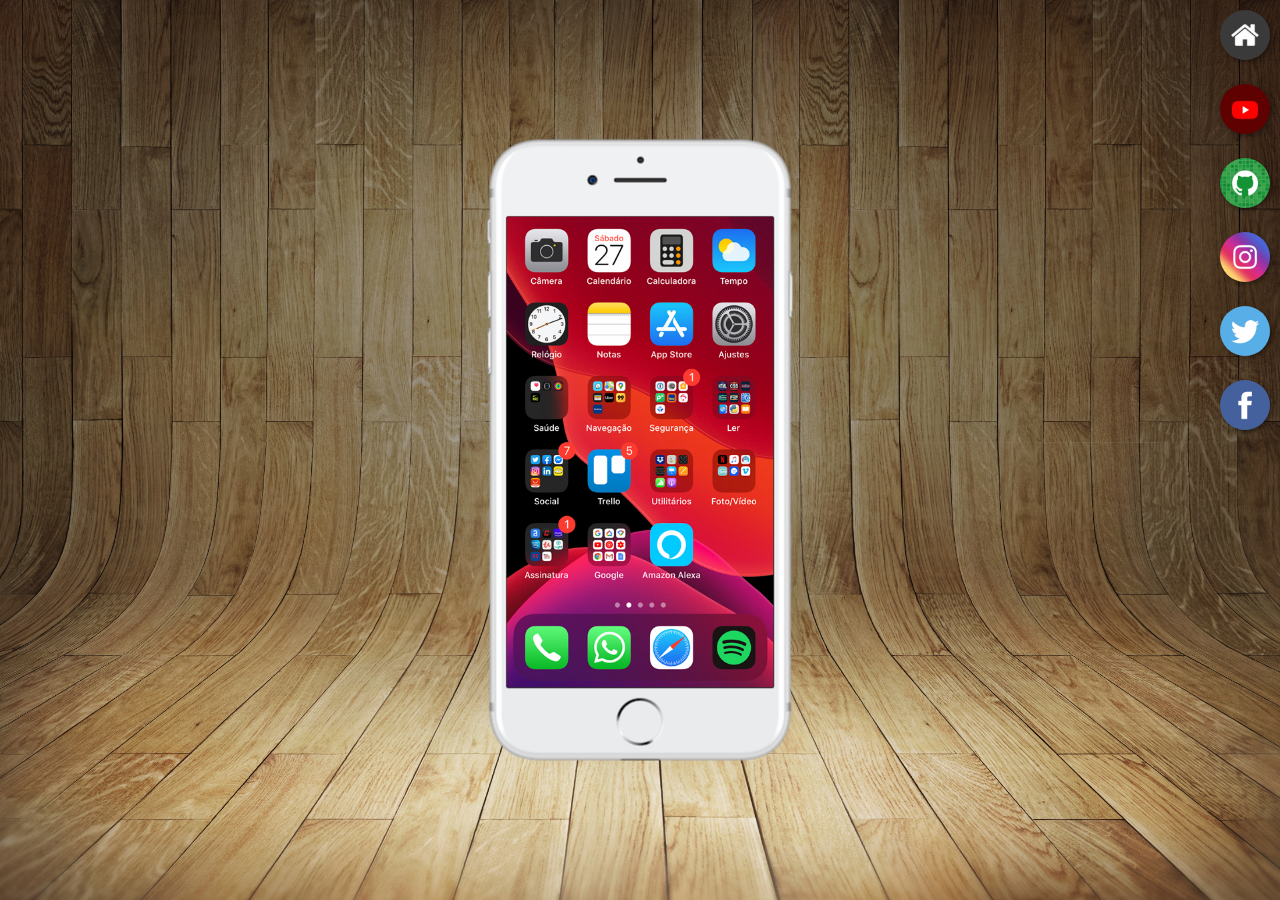
<file: index.html>
<!DOCTYPE html>
<html lang="pt-br">
<head>
    <meta charset="UTF-8">
    <meta name="viewport" content="width=device-width, initial-scale=1.0">
    <link rel="shortcut icon" href="favicon.ico" type="image/x-icon">
    <link rel="stylesheet" href="estilos/style.css">
    <title>Projeto Redes Sociais</title>
</head>
<body>
    <main>
        <section id="telefone">
            <iframe src="home.html" name="tela" id="tela" frameborder="0">
                Seu navegador não é compatível com isso.
            </iframe>
        </section>
        <section id="redes-sociais">
            <a href="home.html" target="tela"><img src="imagens/logo-home.jpg" alt="Home"></a><br>
            <a href="youtube.html" target="tela"><img src="imagens/logo-youtube.jpg" alt="YouTube"></a><br>
            <a href="github.html" target="tela"><img src="imagens/logo-github.jpg" alt="GitHub"></a><br>
            <a href="instagram.html" target="tela"><img src="imagens/logo-instagram.jpg" alt="Instagram"></a><br>
            <a href="twitter.html" target="tela"><img src="imagens/logo-twitter.jpg" alt="Twitter"></a><br>
            <a href="facebook.html" target="tela"><img src="imagens/logo-facebook.jpg" alt="FaceBook"></a>
        </section>
    </main>
</body>
</html>
</file>
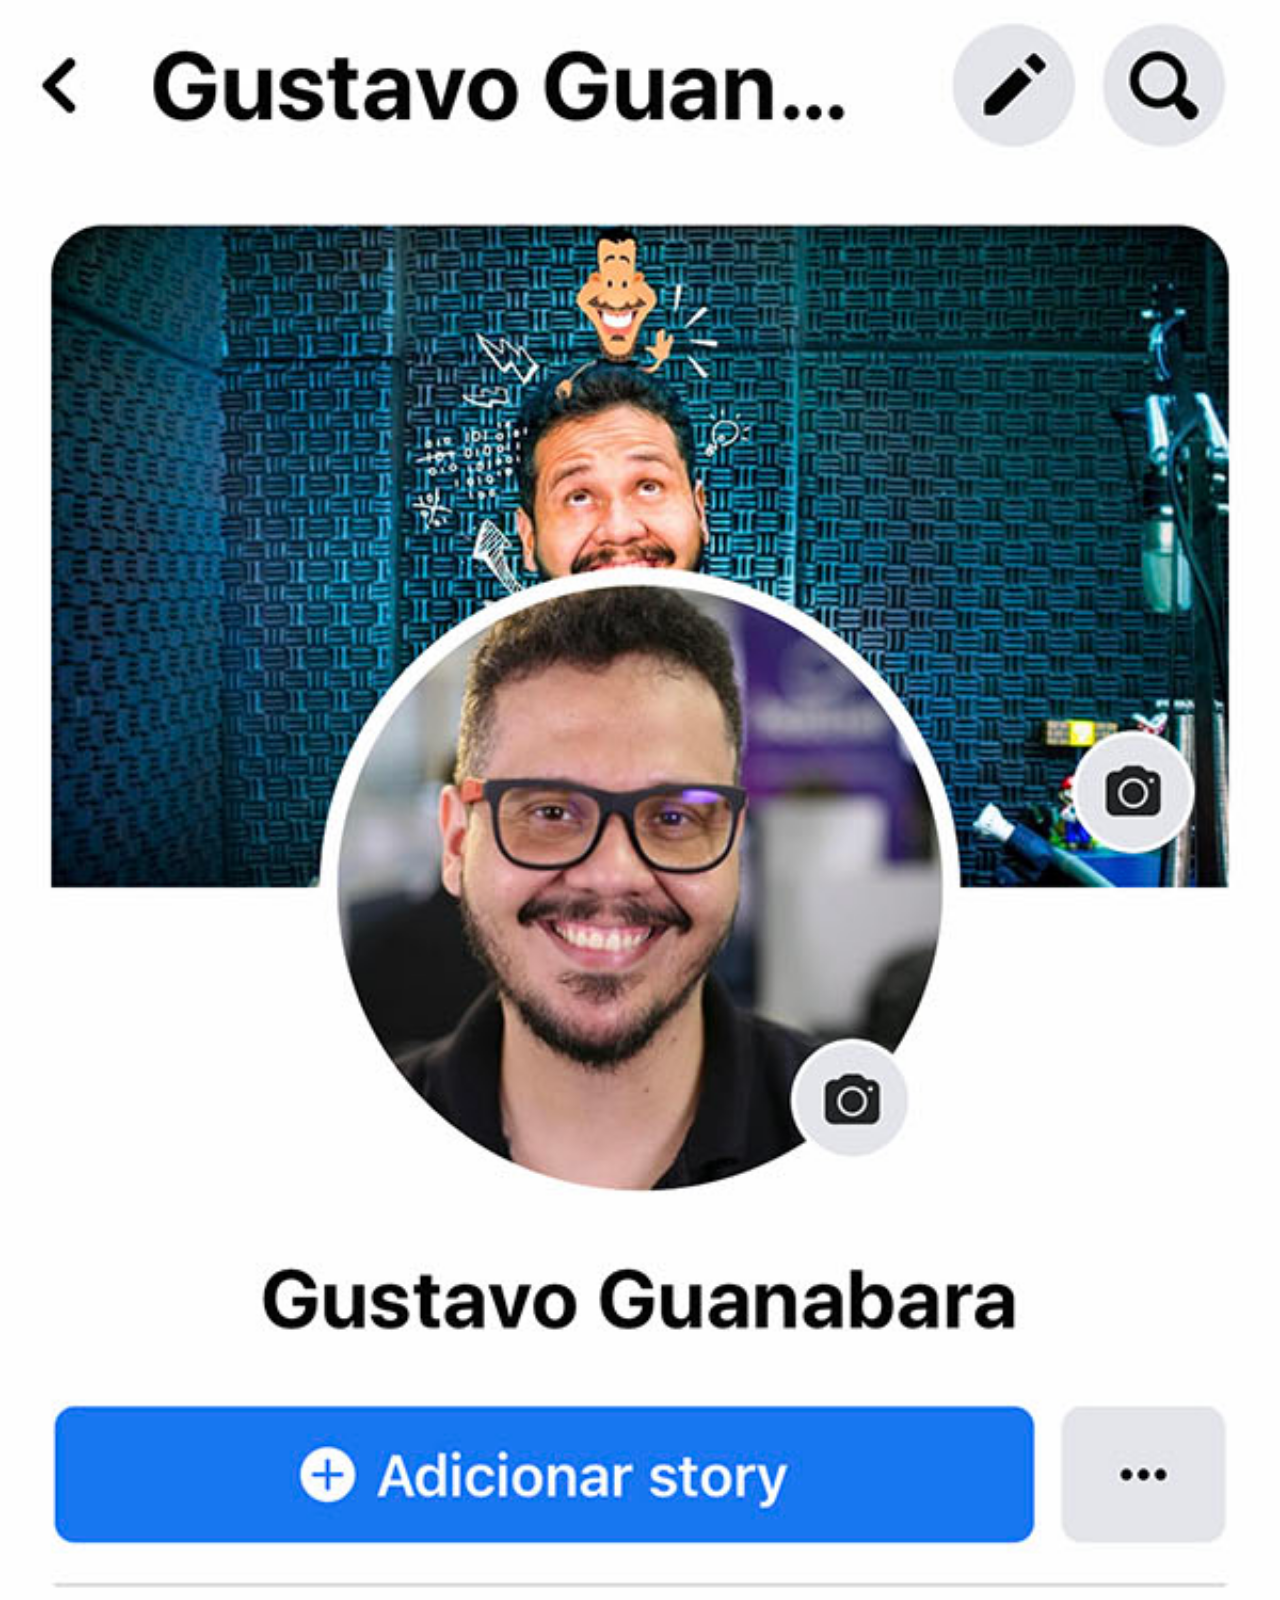
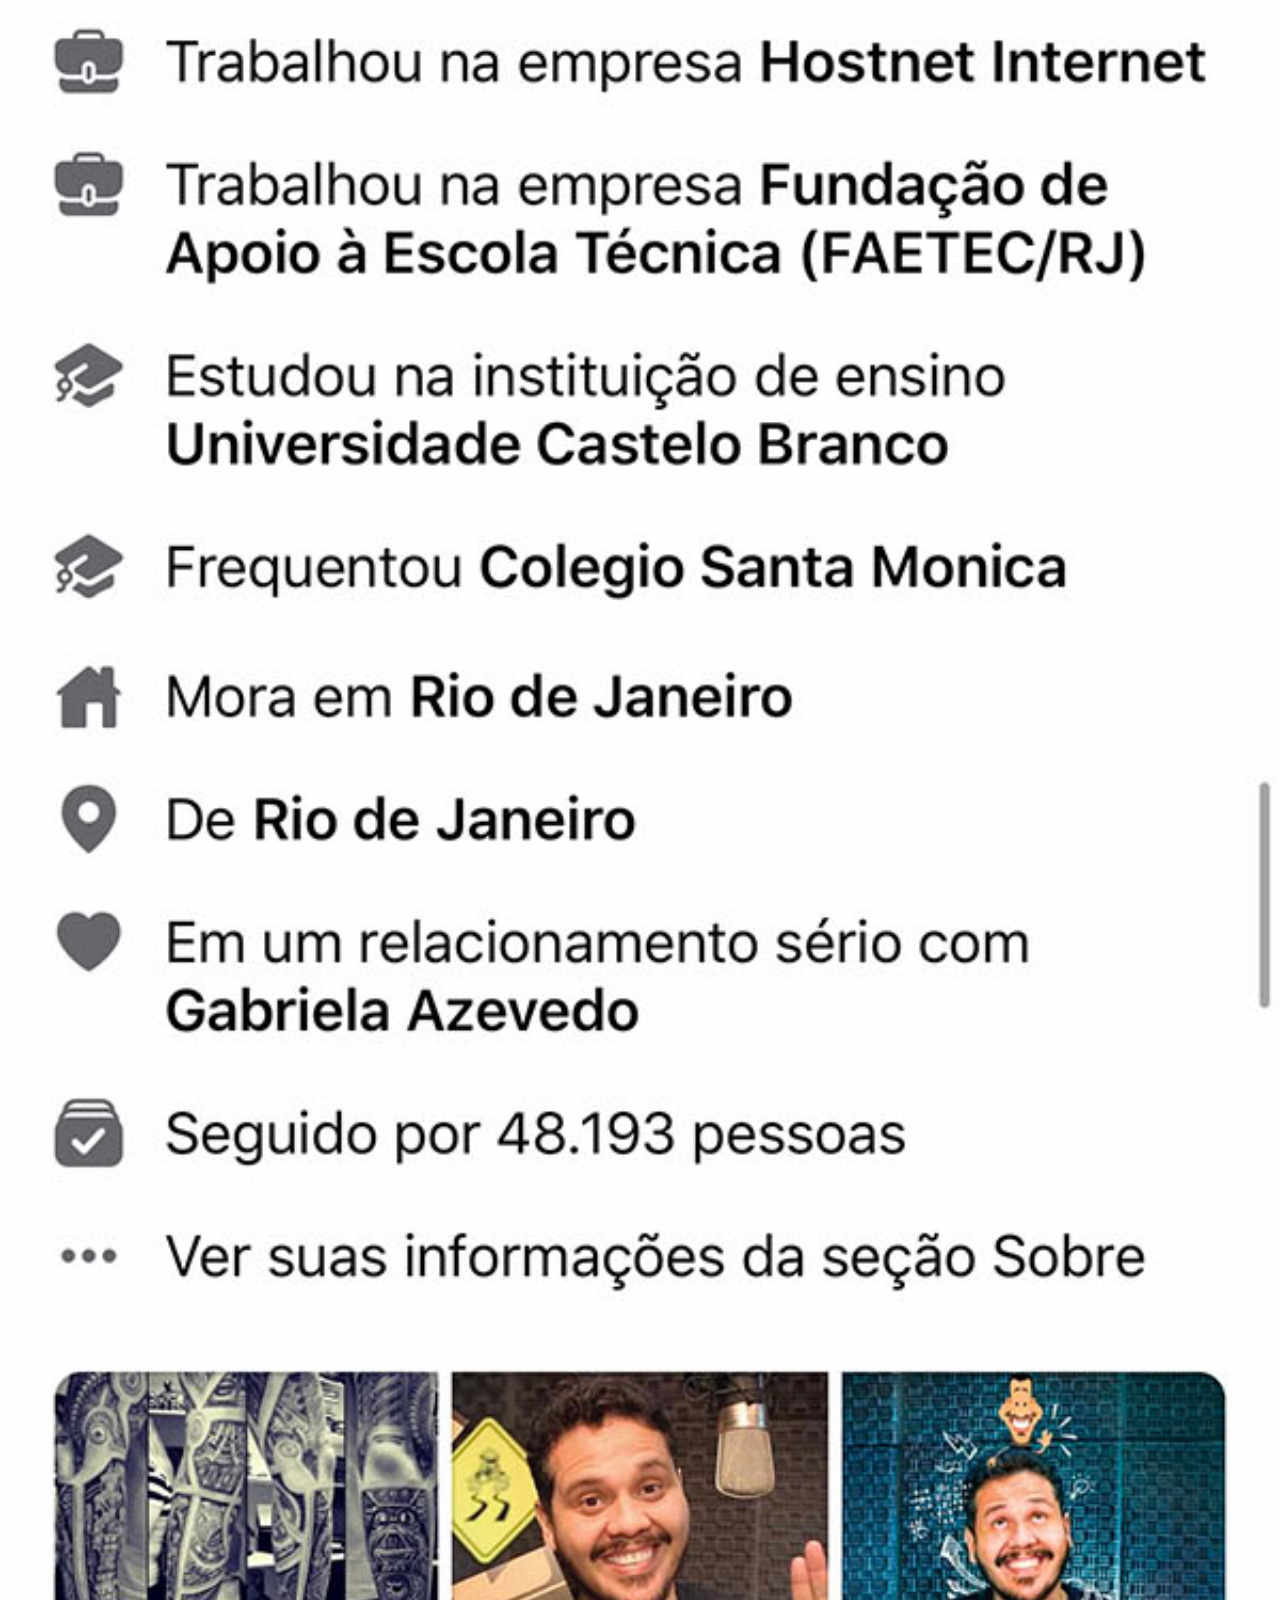
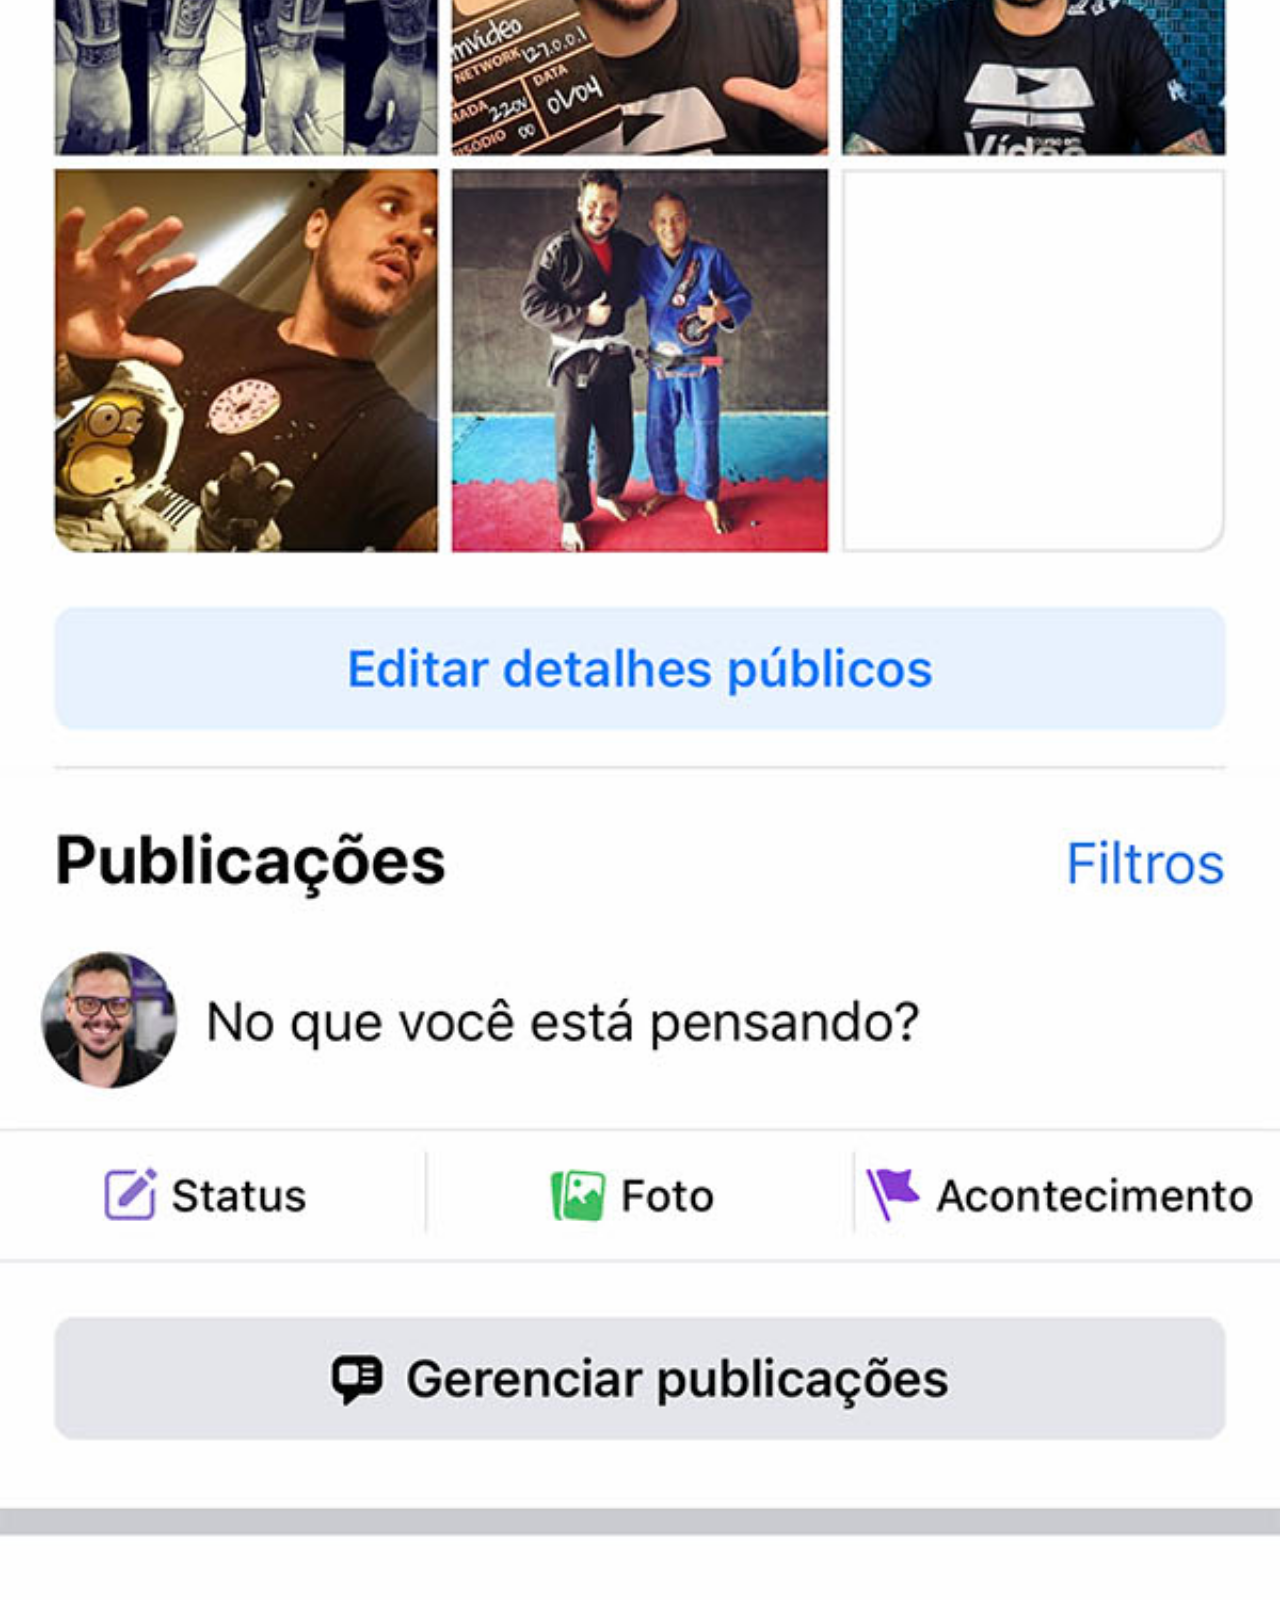
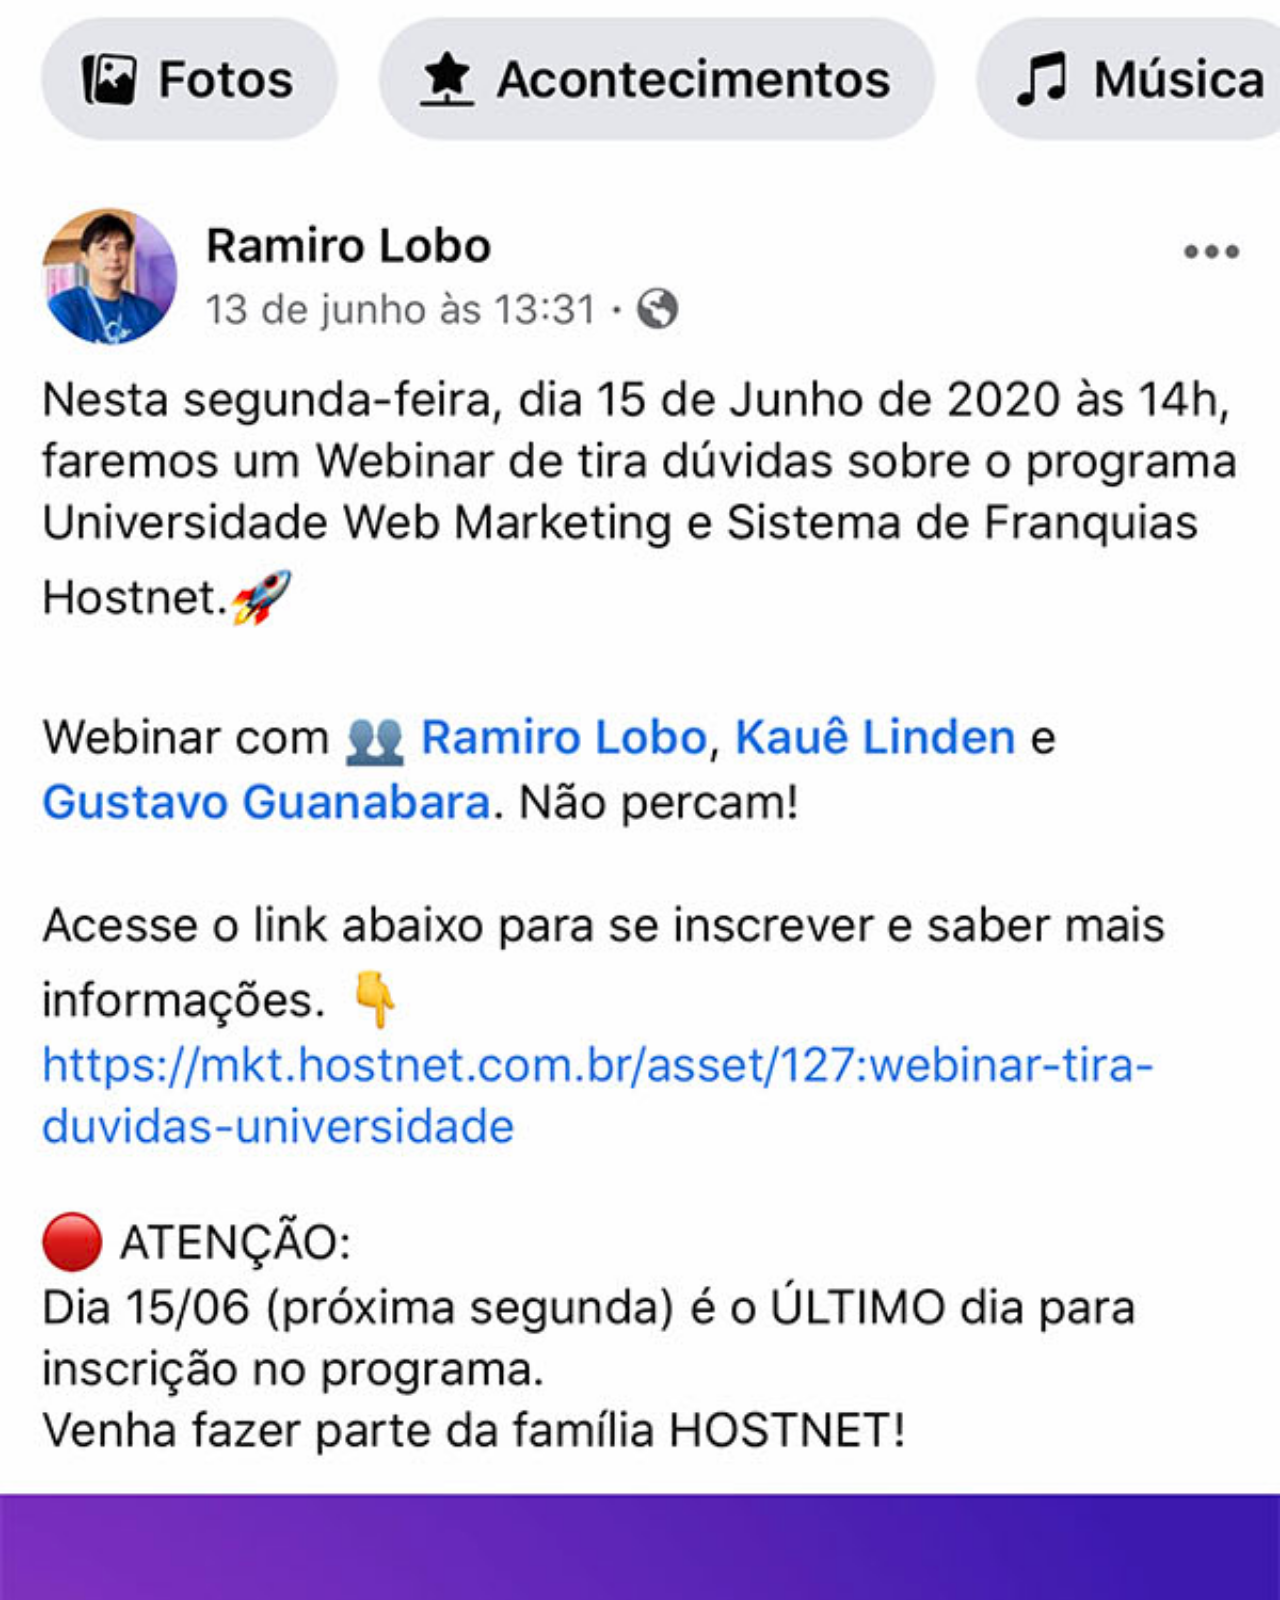
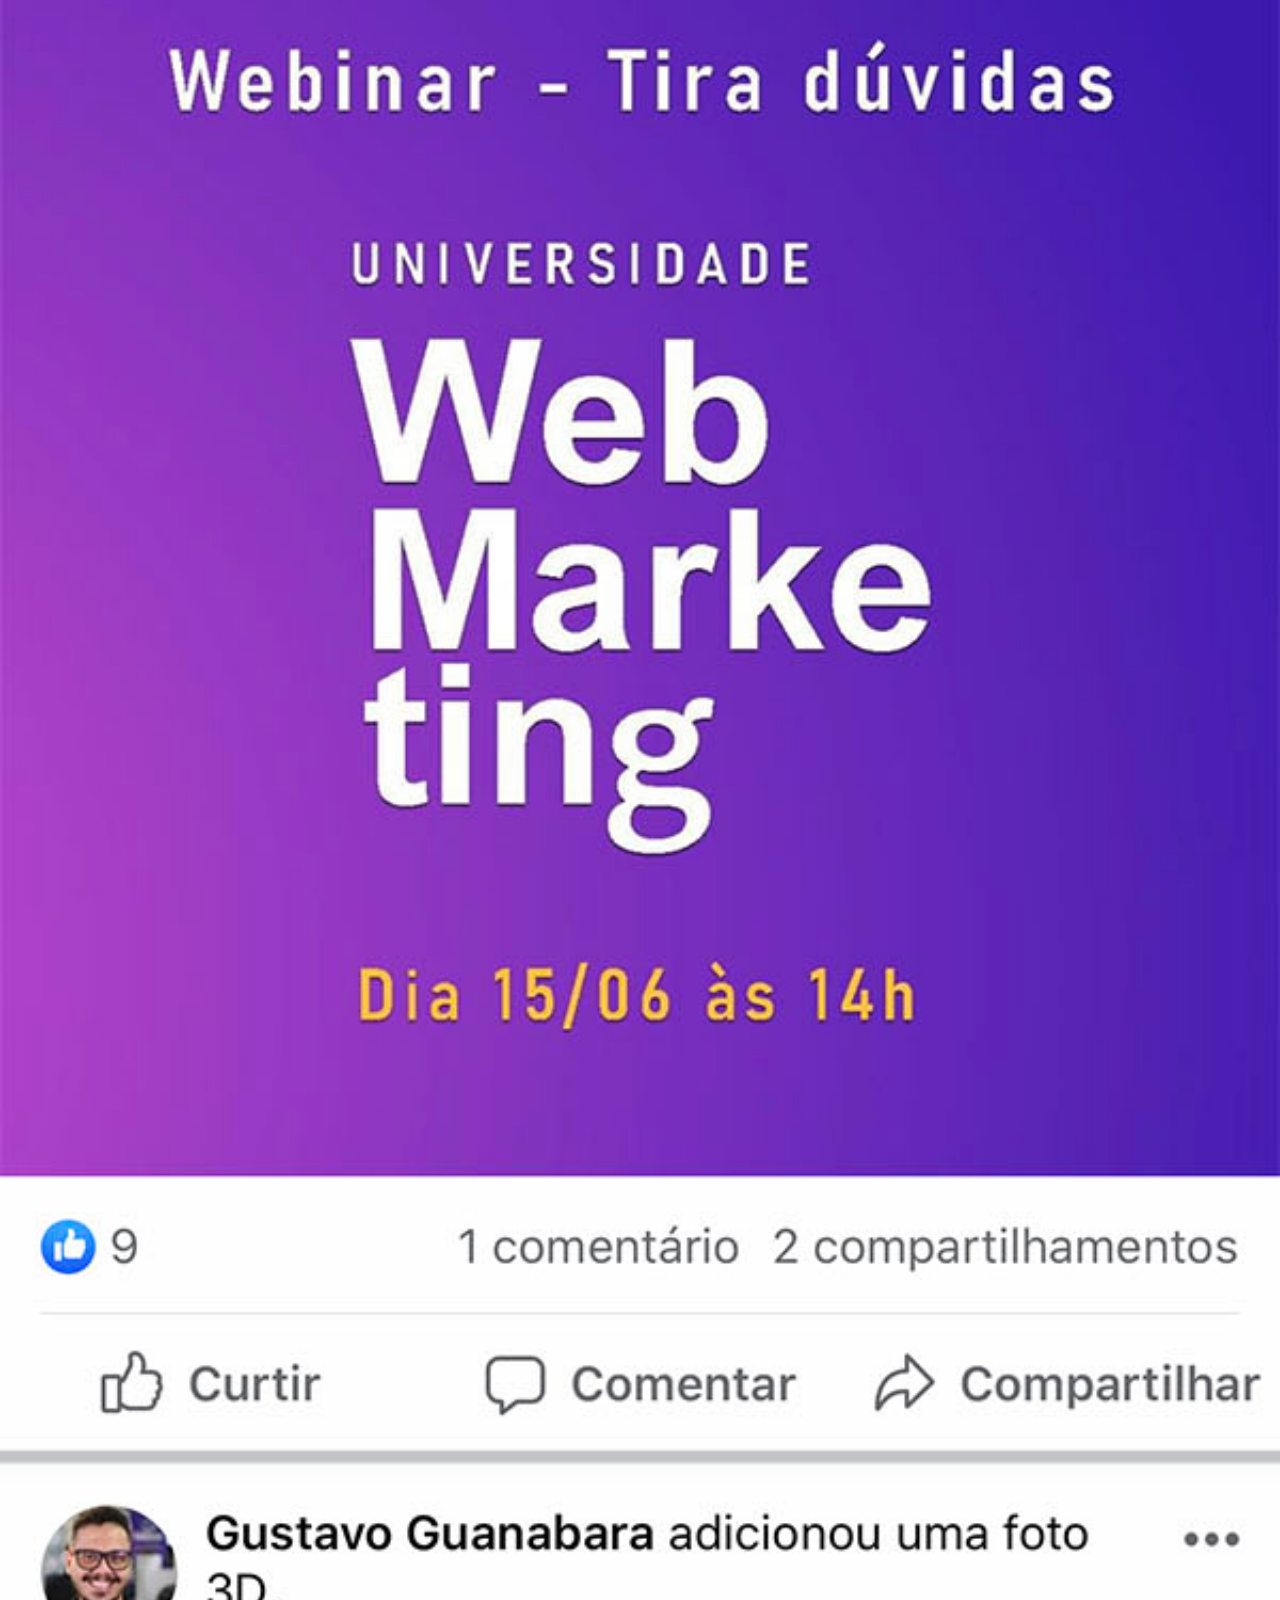
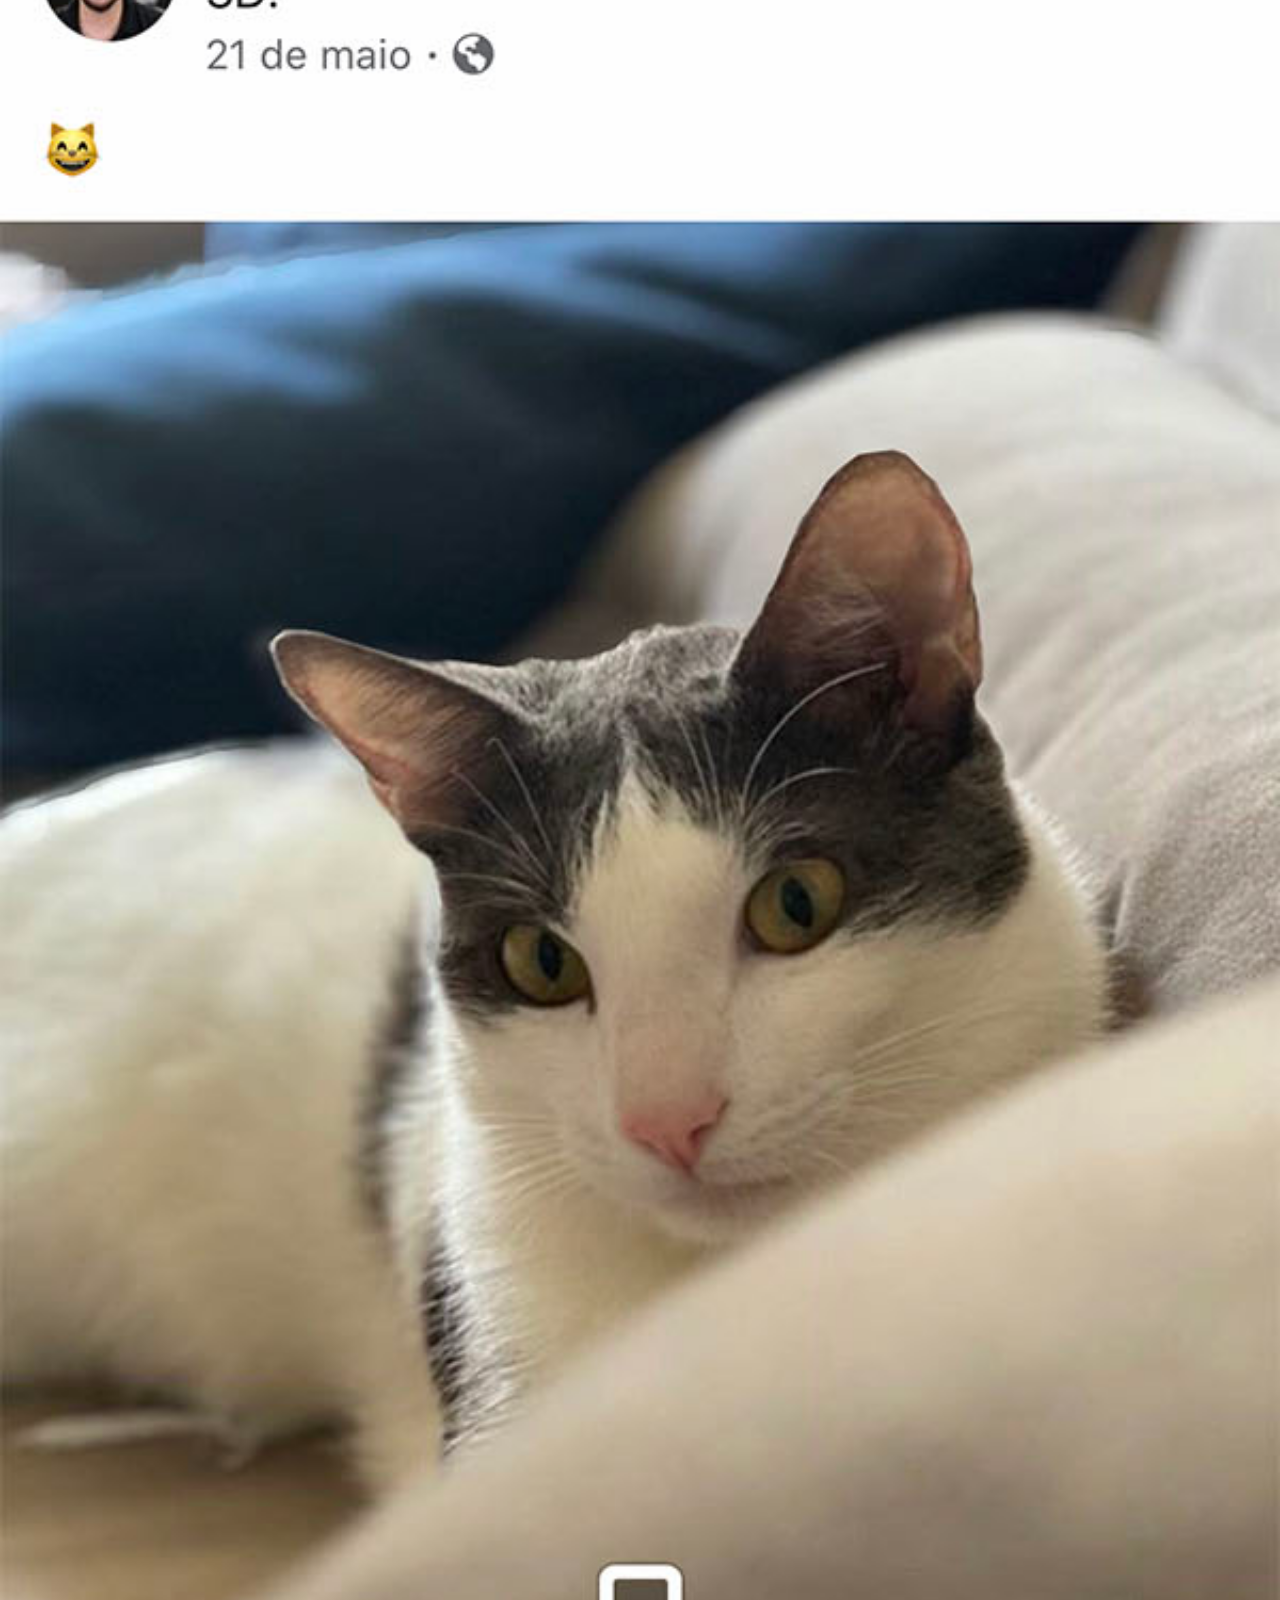
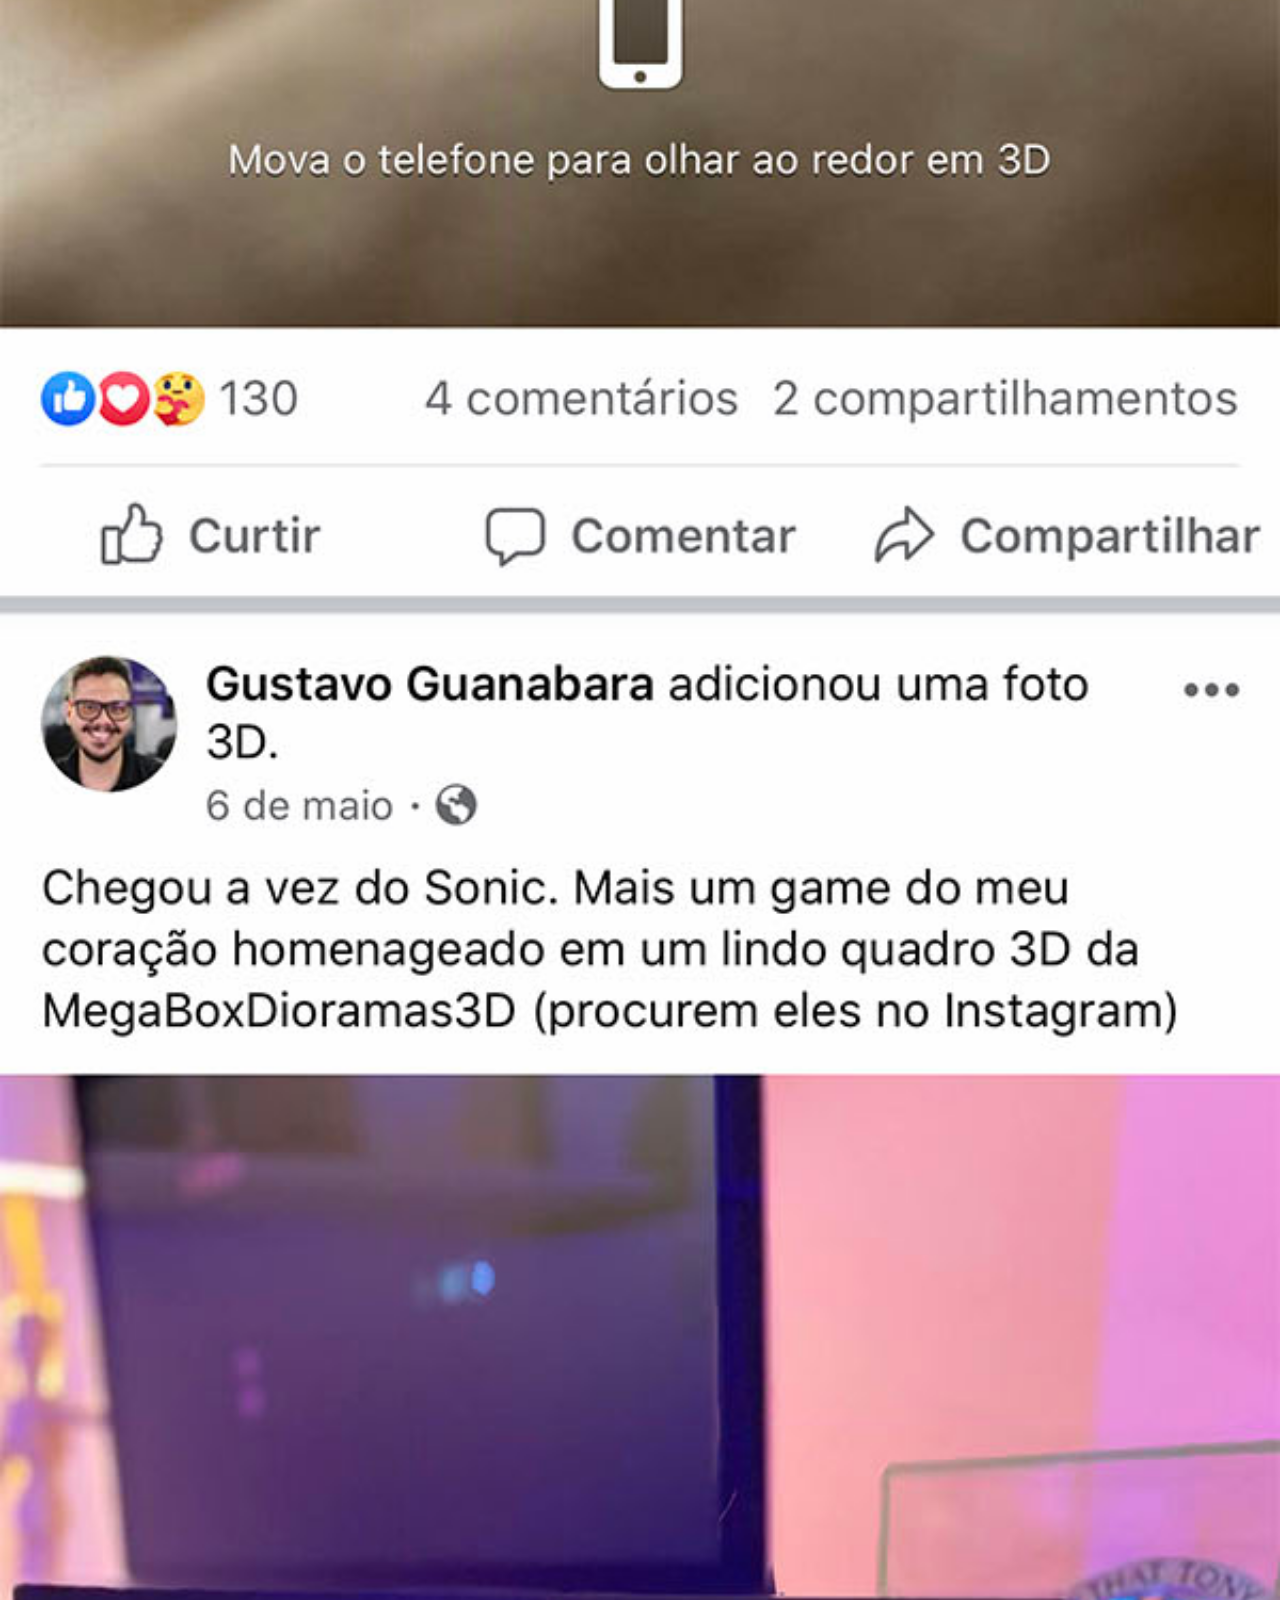
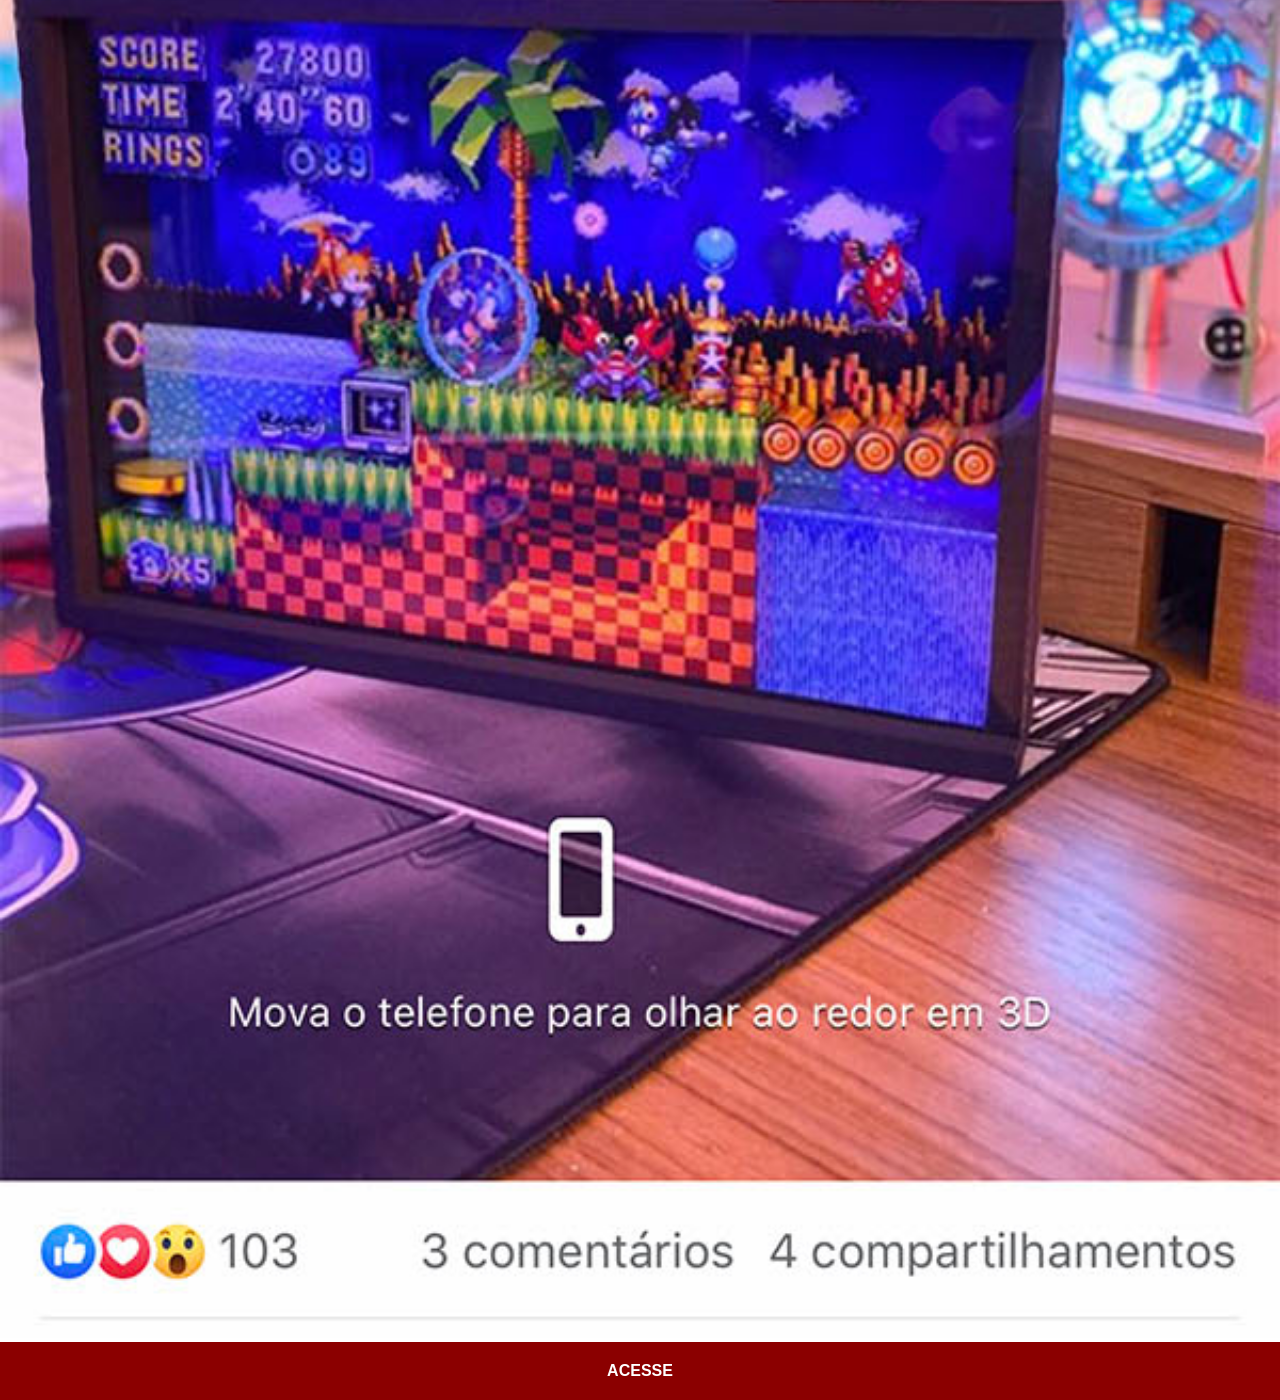
<file: facebook.html>
<!DOCTYPE html>
<html lang="pt-br">
<head>
    <meta charset="UTF-8">
    <meta name="viewport" content="width=device-width, initial-scale=1.0">
    <link rel="stylesheet" href="estilos/social.css">
    <title>FaceBook</title>
</head>
<body>
    <img src="imagens/tela-facebook.jpg" alt="FaceBook">
    <a href="https://www.facebook.com/gustavoguanabara/?locale=pt_BR" target="_blank">ACESSE</a>
</body>
</html>
</file>
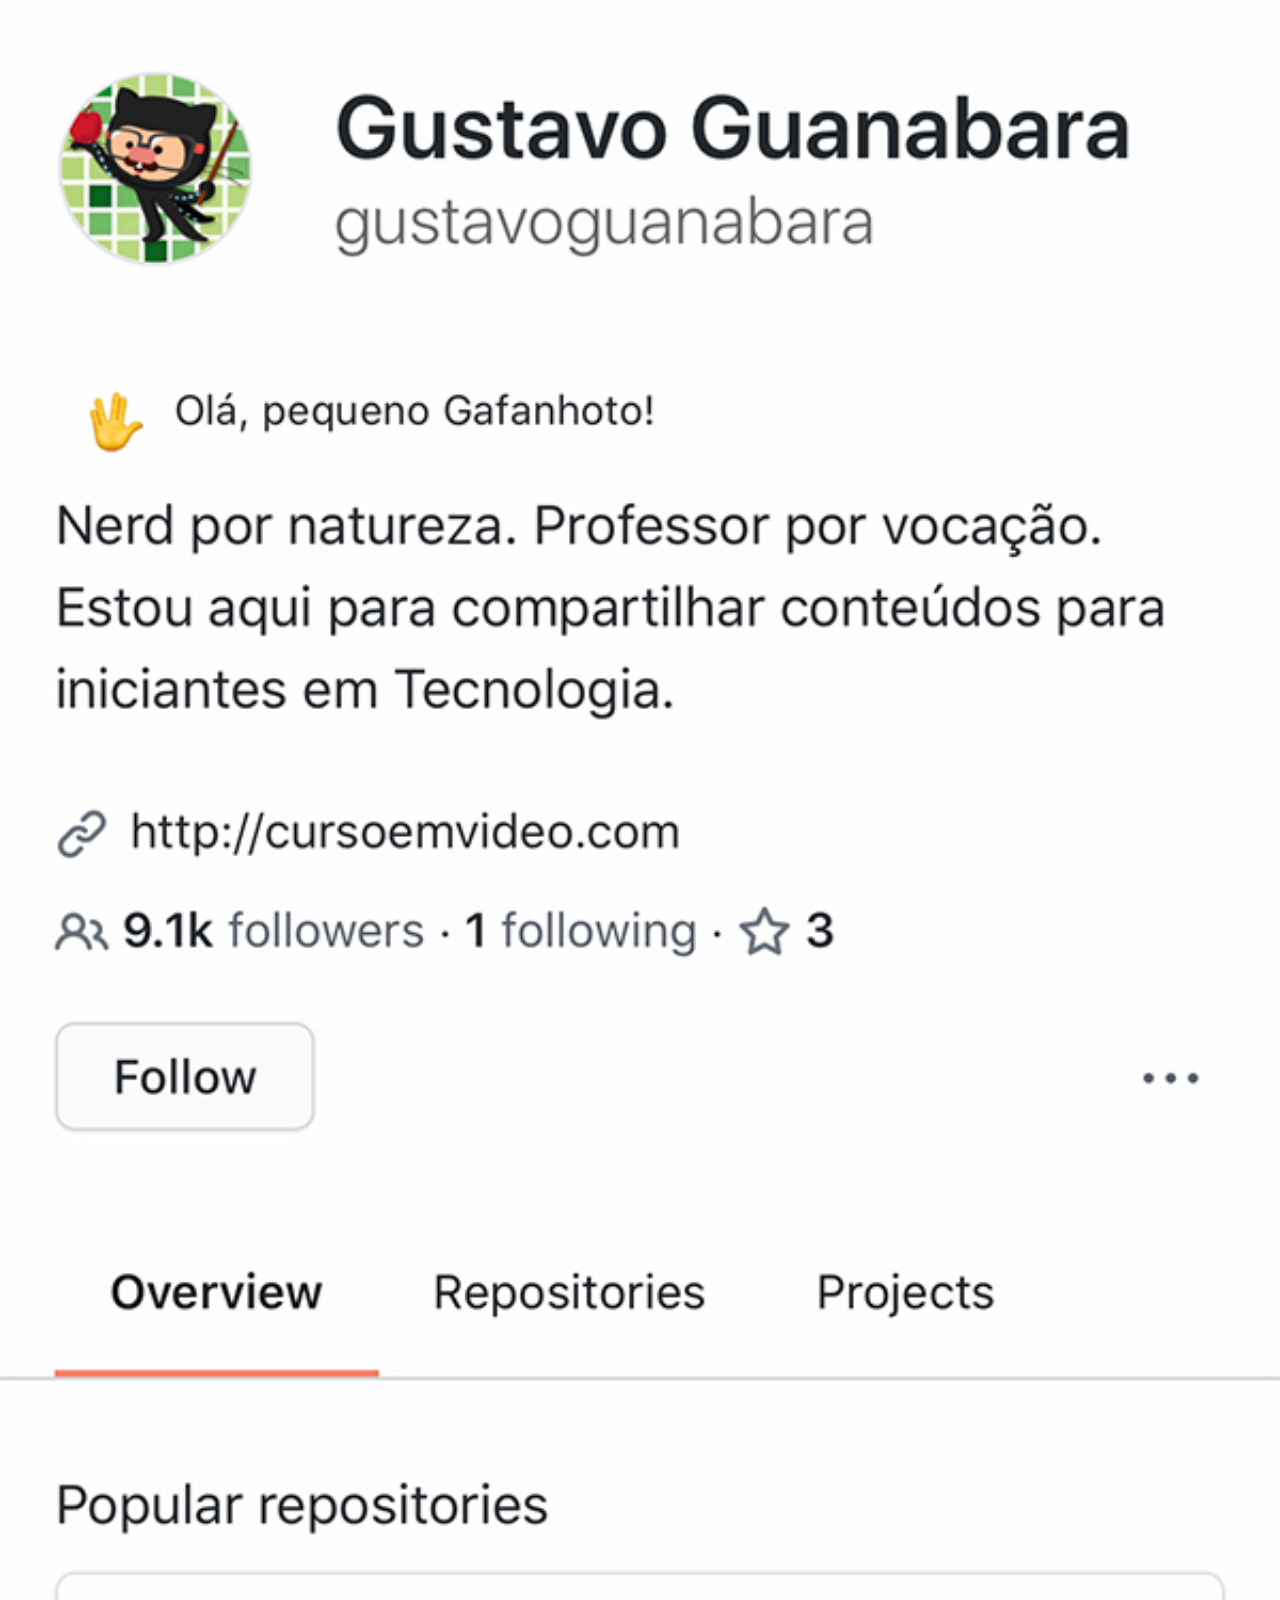
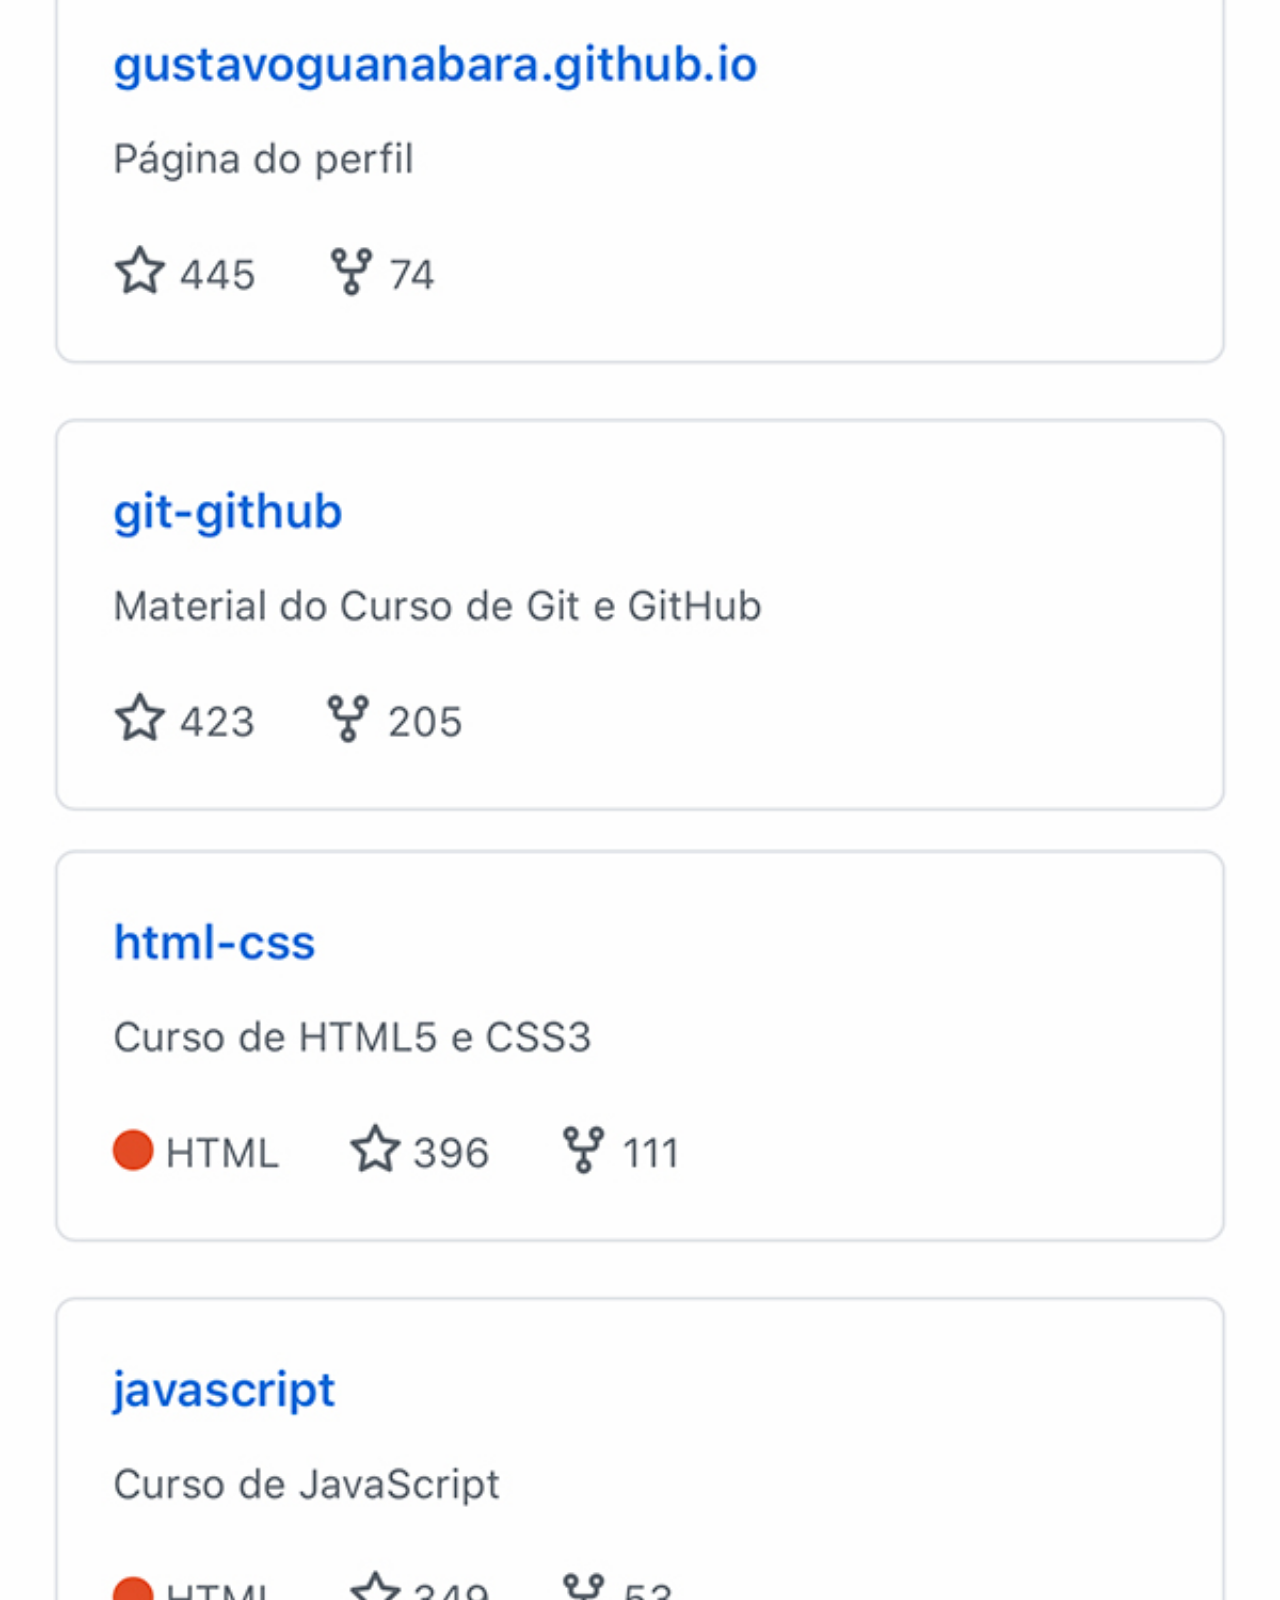
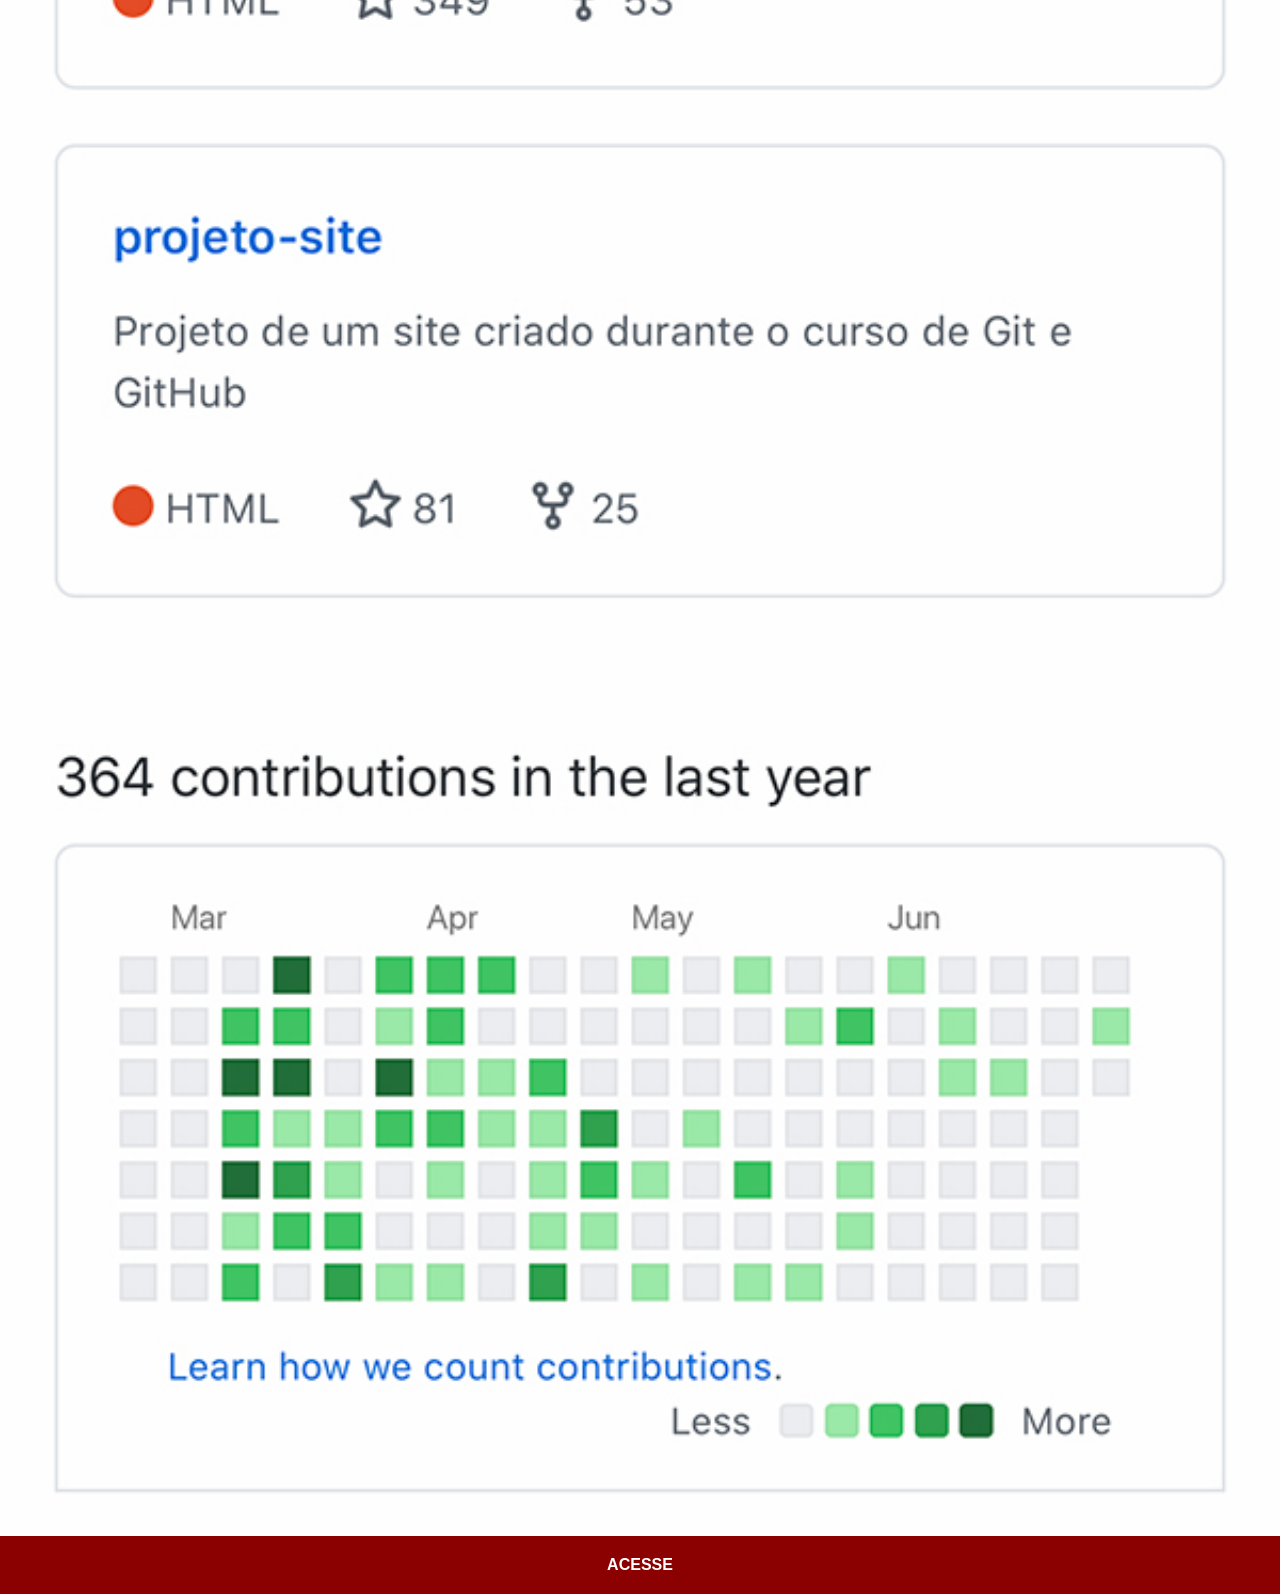
<file: github.html>
<!DOCTYPE html>
<html lang="pt-br">
<head>
    <meta charset="UTF-8">
    <meta name="viewport" content="width=device-width, initial-scale=1.0">
    <title>GitHub</title>
    <link rel="stylesheet" href="estilos/social.css">
</head>
<body>
    <img src="imagens/tela-github.jpg" alt="GitHub">
    <a href="https://github.com/gustavoguanabara" target="_blank">ACESSE</a>
</body>
</html>
</file>
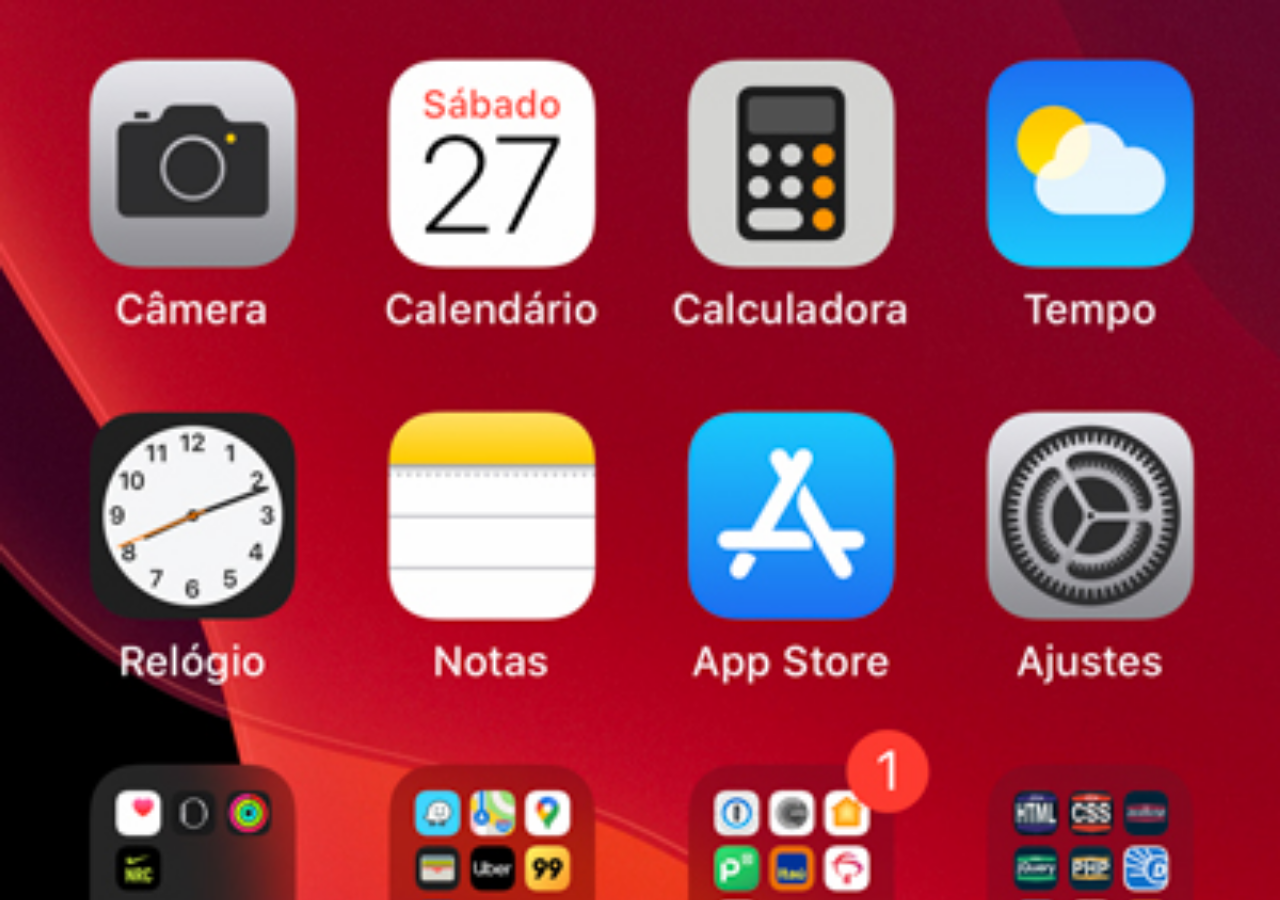
<file: home.html>
<!DOCTYPE html>
<html lang="pt-br">
<head>
    <meta charset="UTF-8">
    <meta name="viewport" content="width=device-width, initial-scale=1.0">
    <title>Home</title>
</head>
<style>
    * {
        margin: 0px;
        padding: 0px;
    }

    body {
        width: 100vw;
        height: 100vh;
        background: black url(imagens/tela-home.jpg) no-repeat top center;
        background-size: cover;
    }
</style>
<body>
    
</body>
</html>
</file>
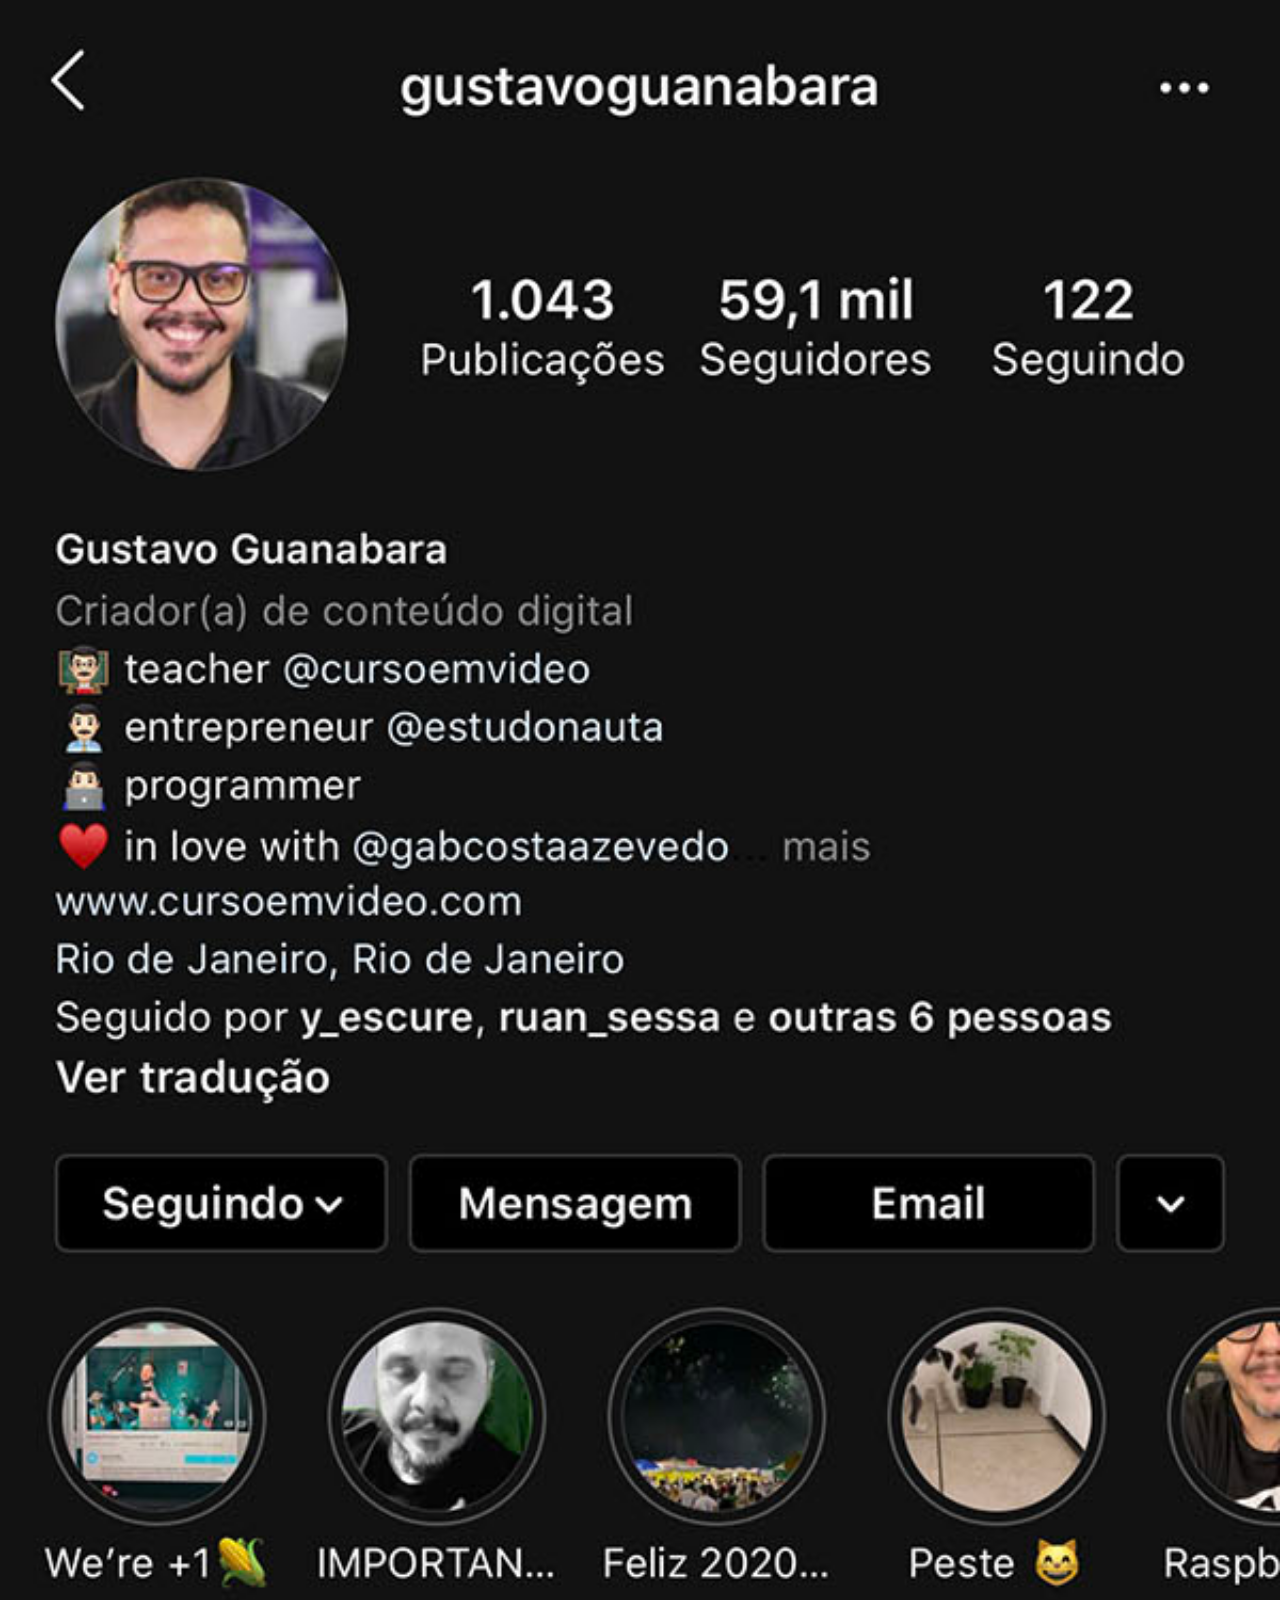
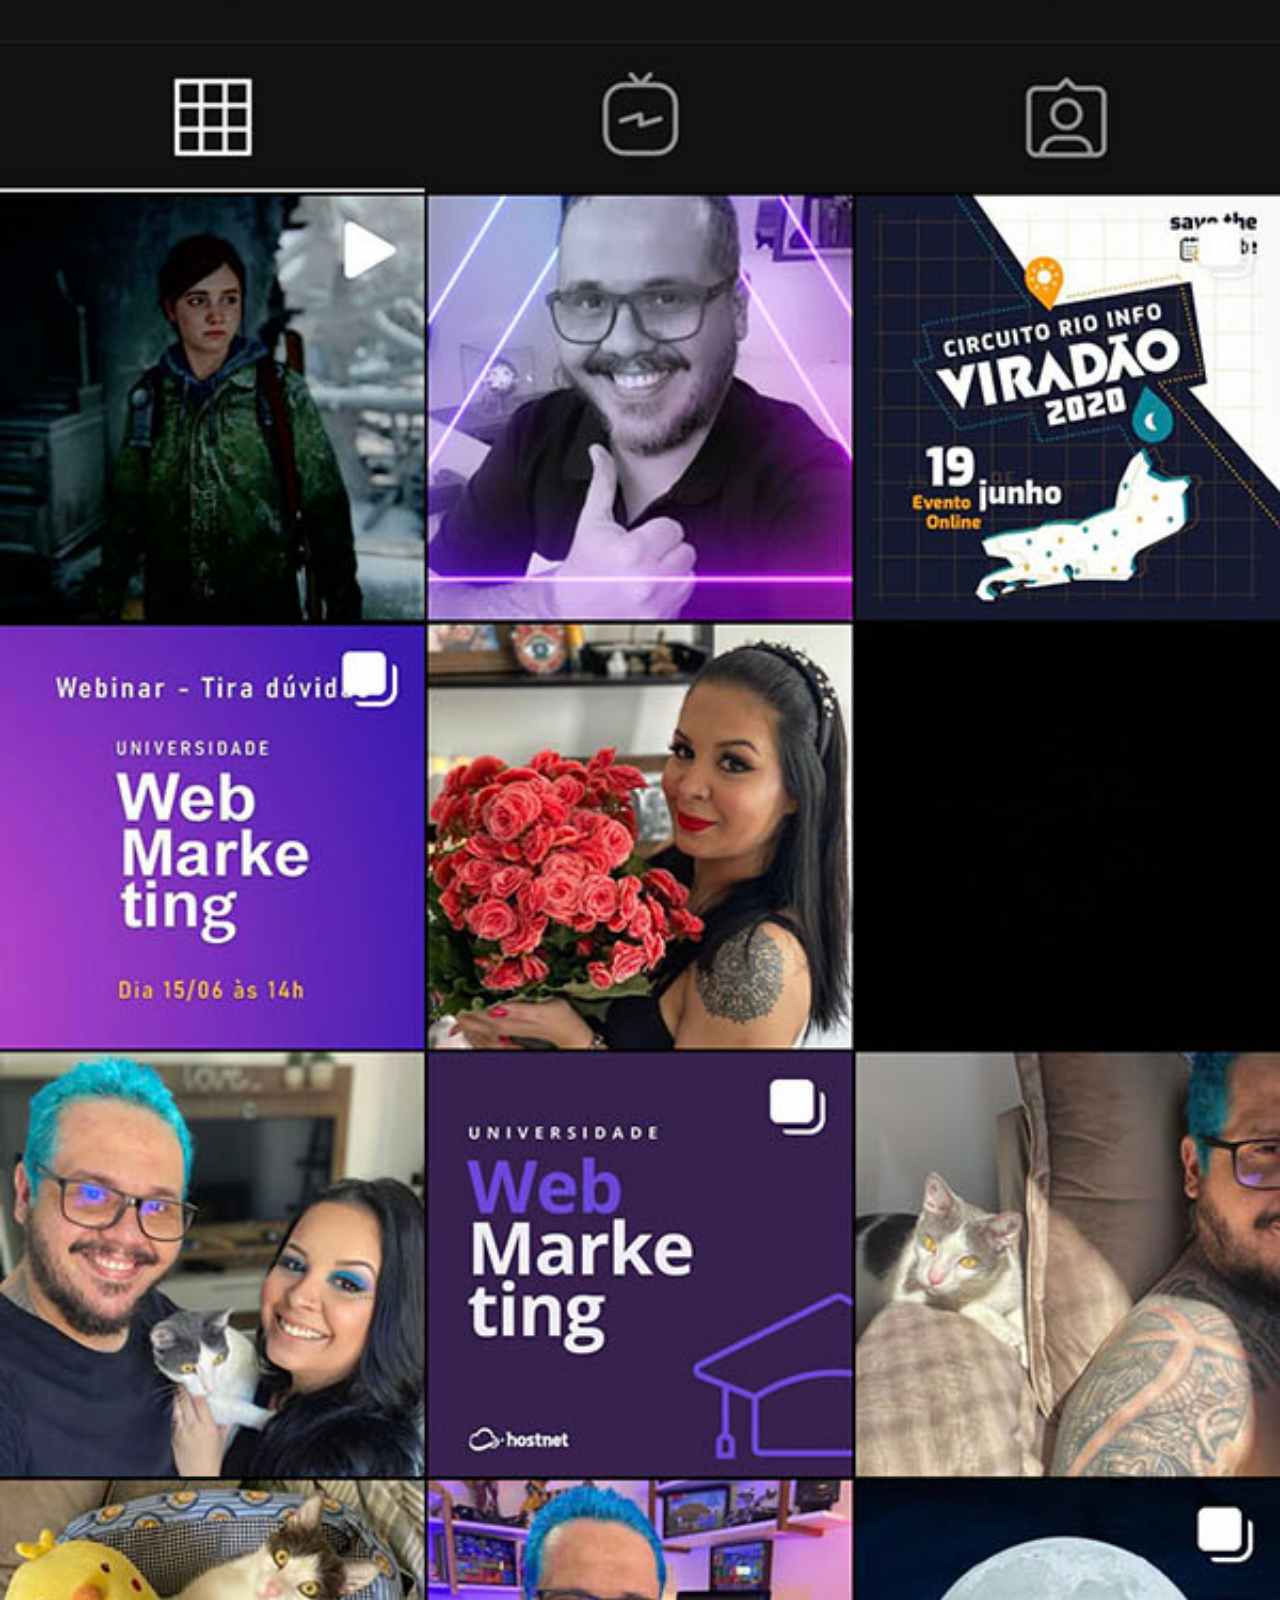
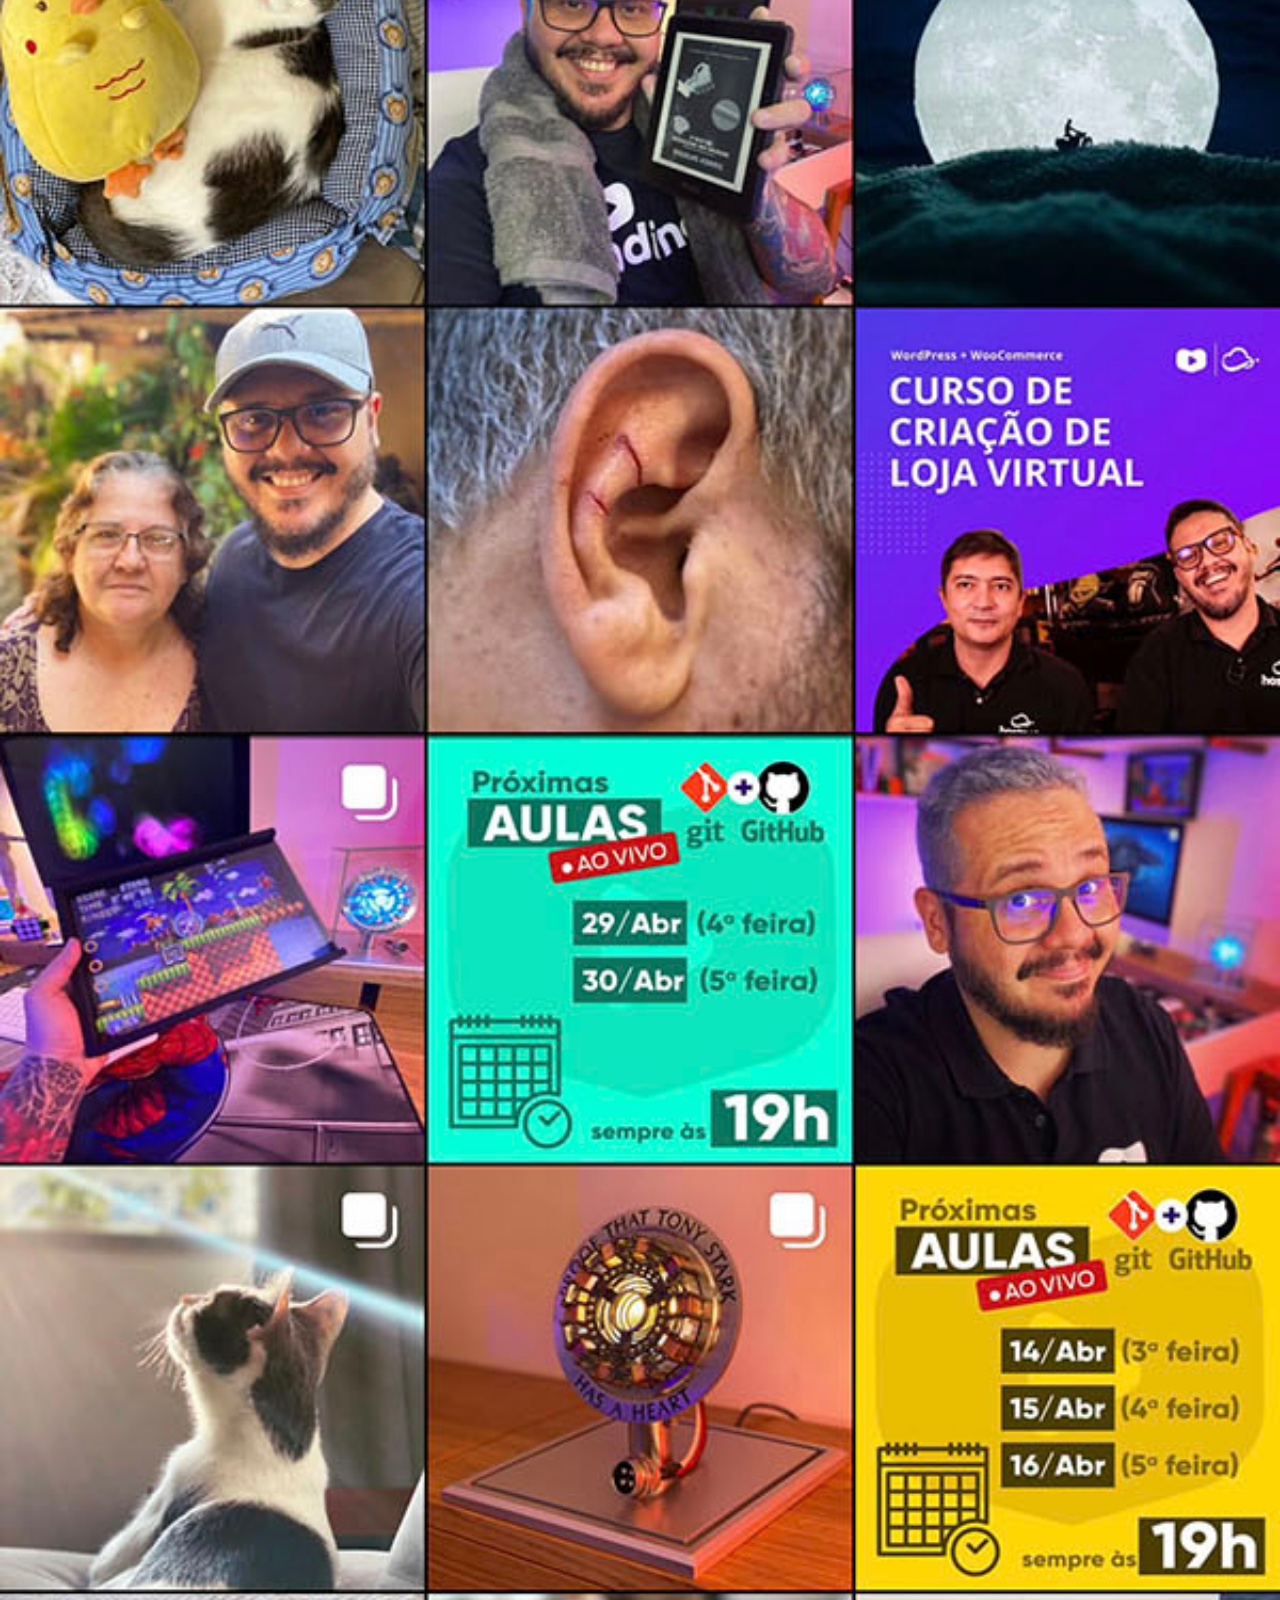
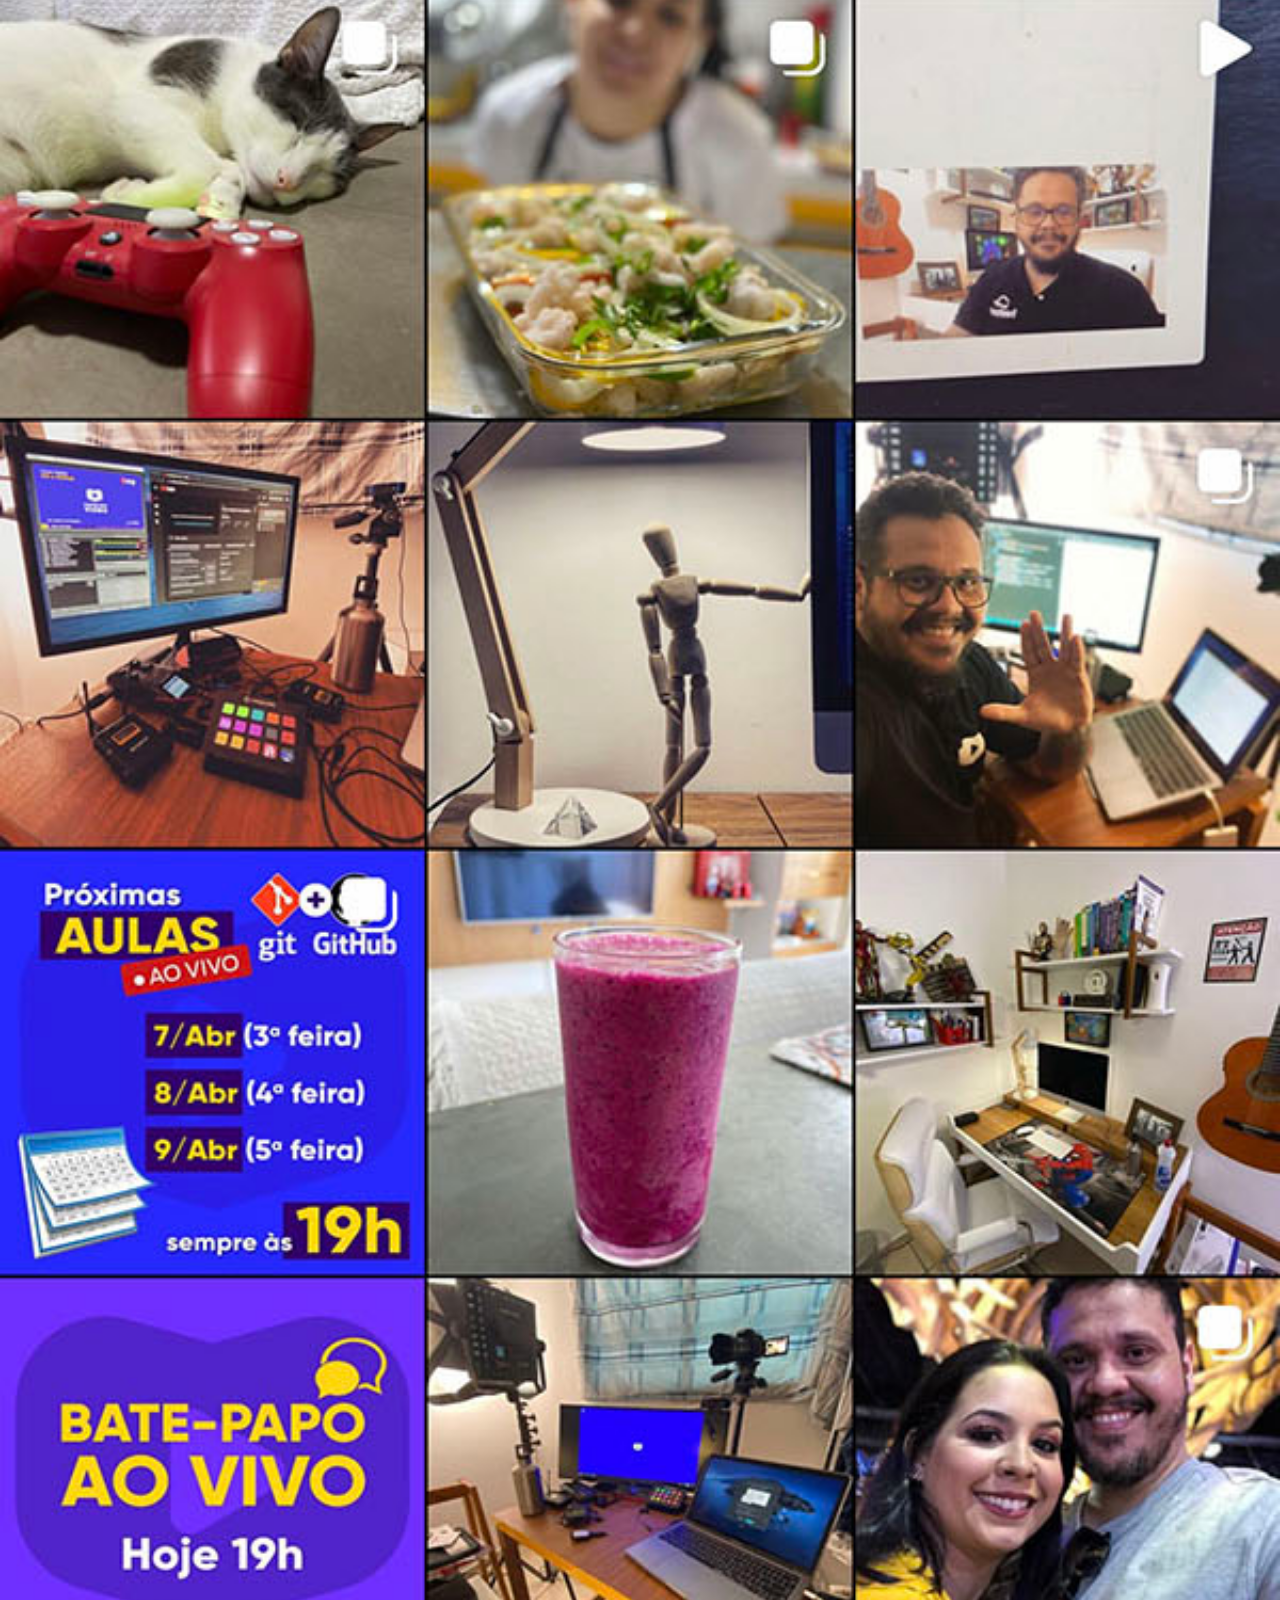
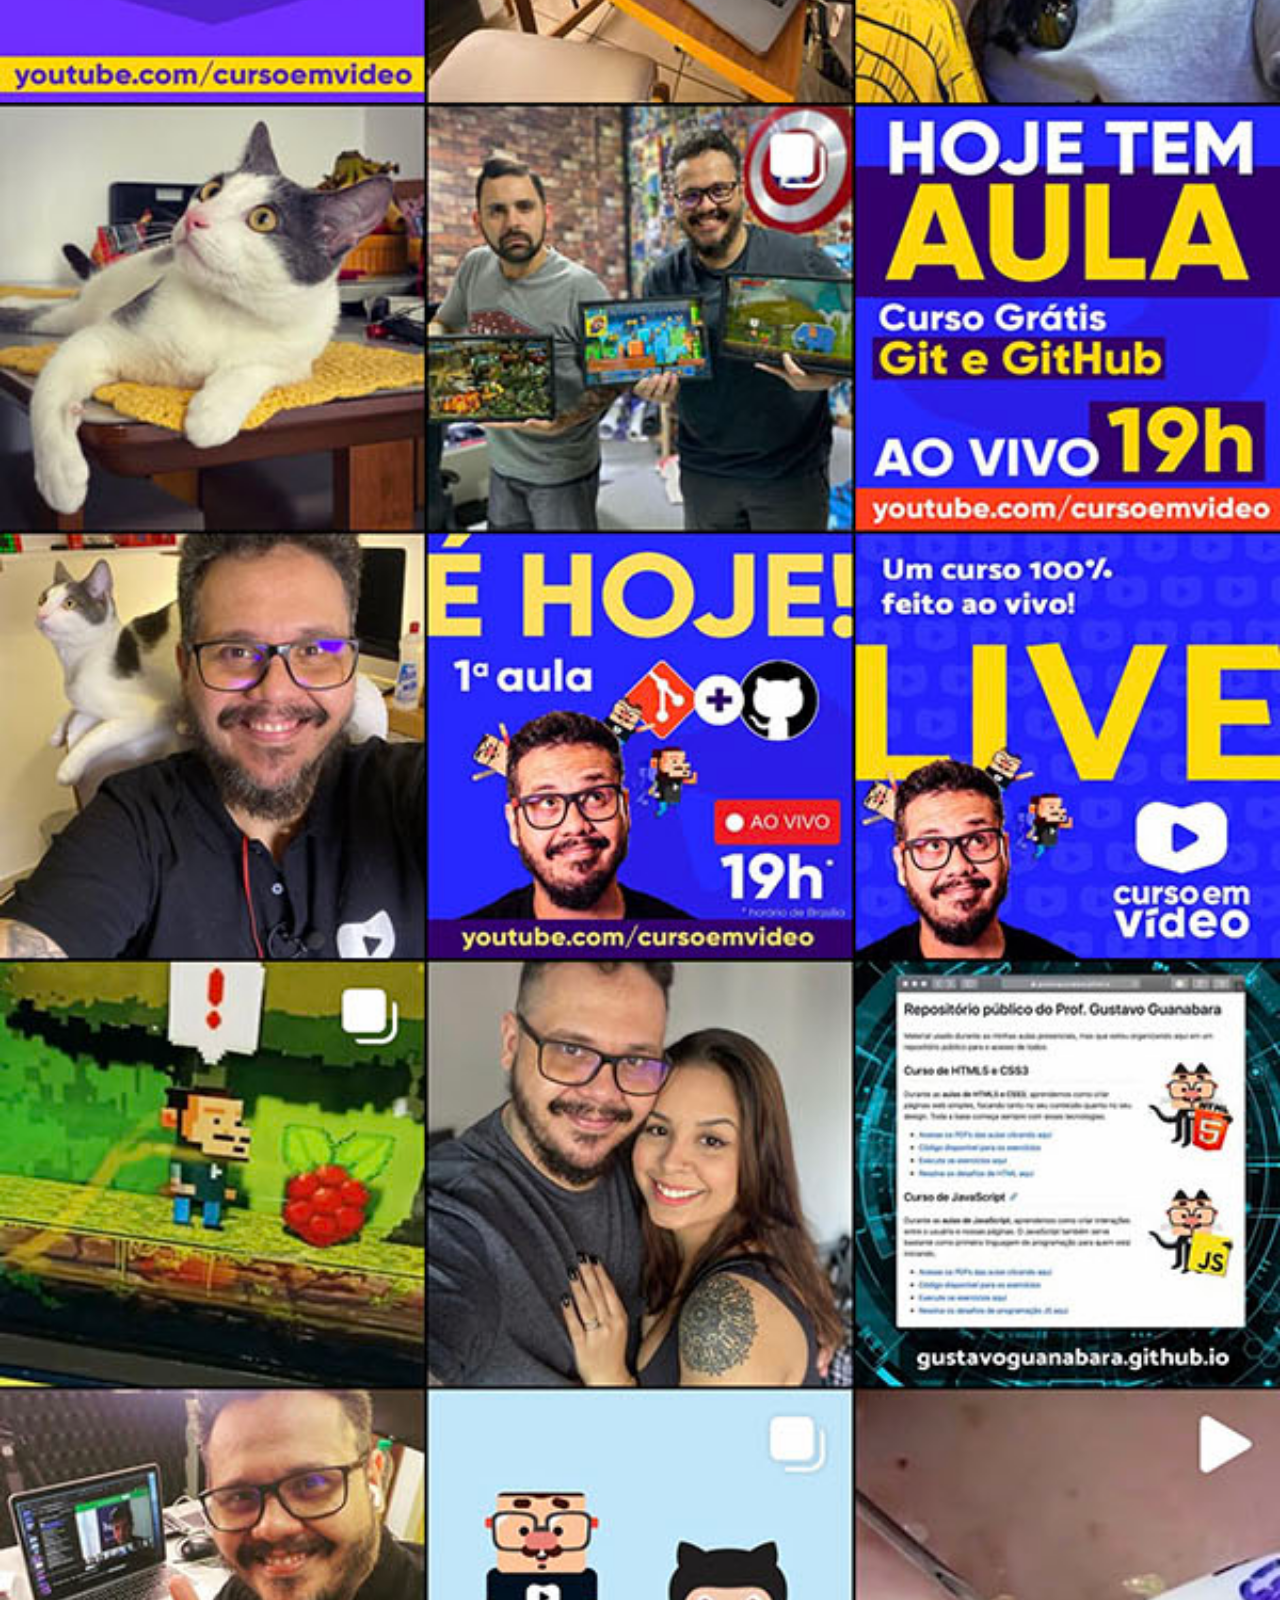
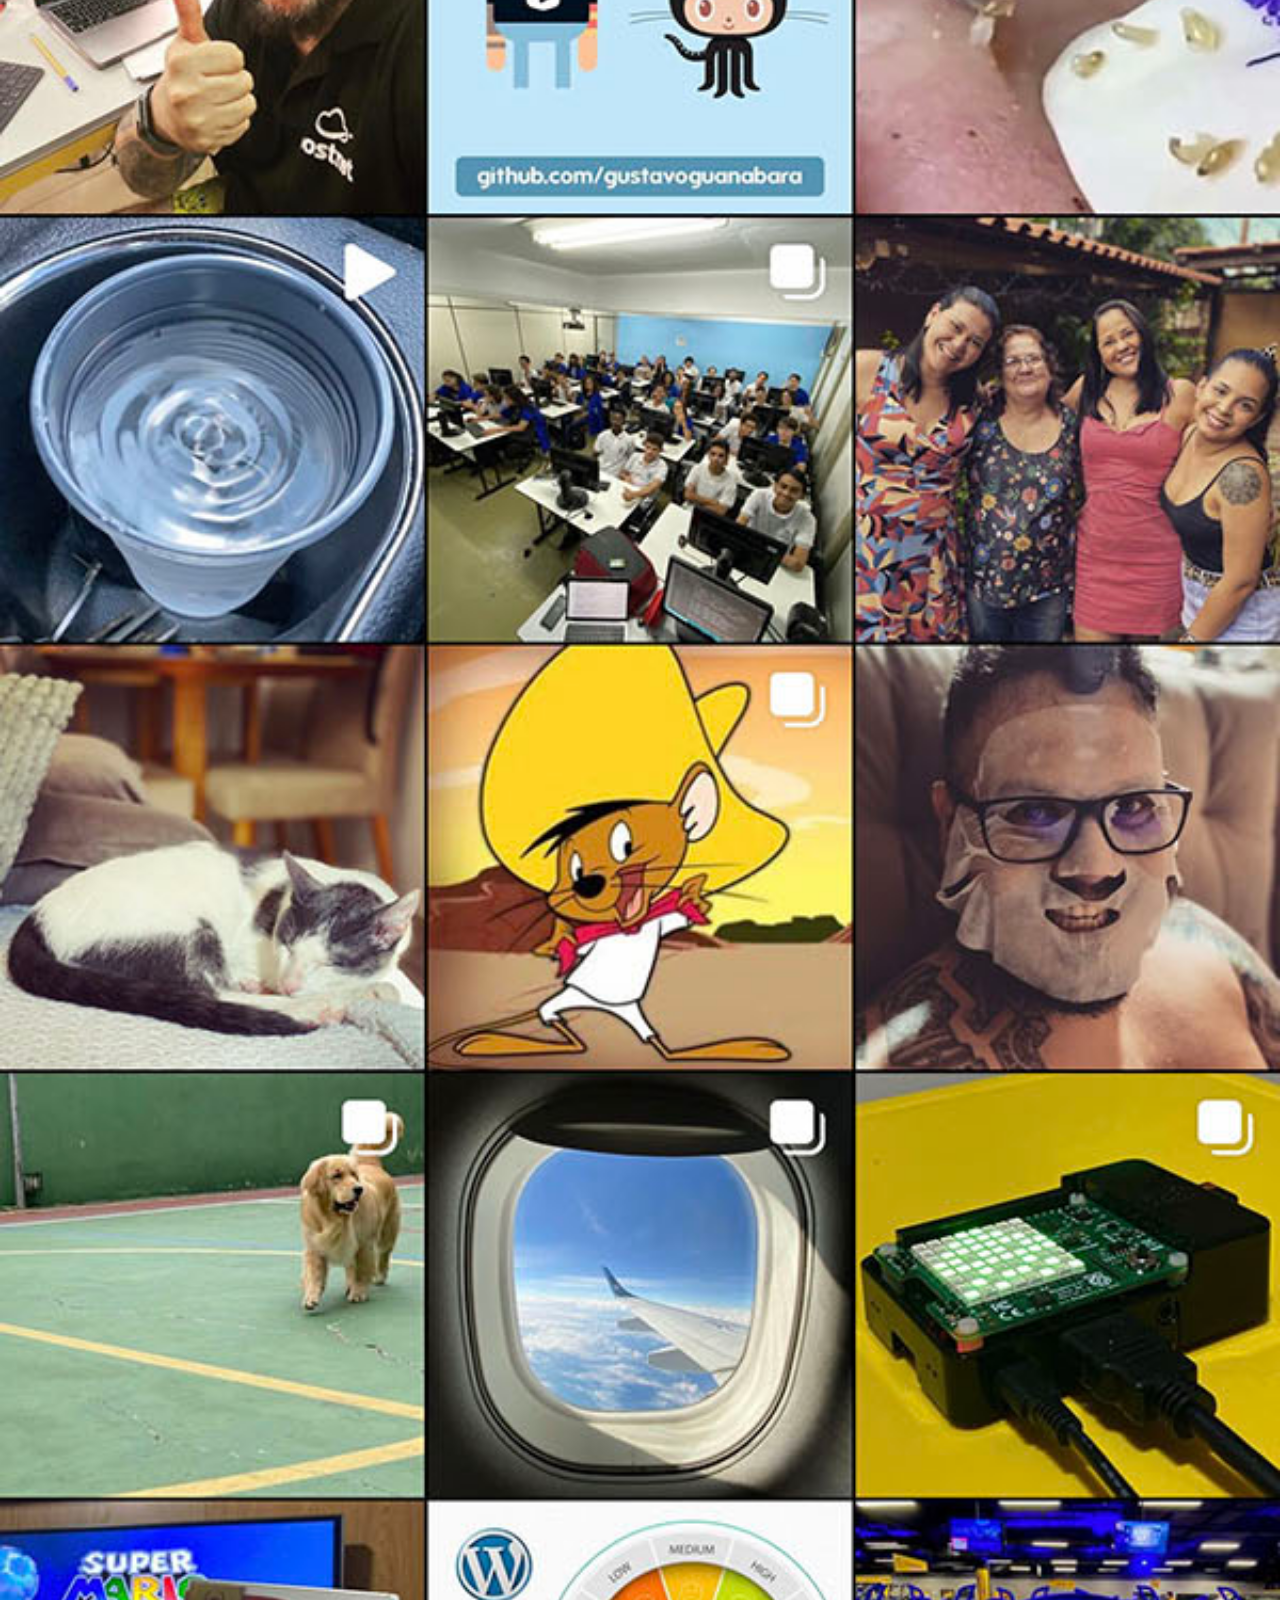
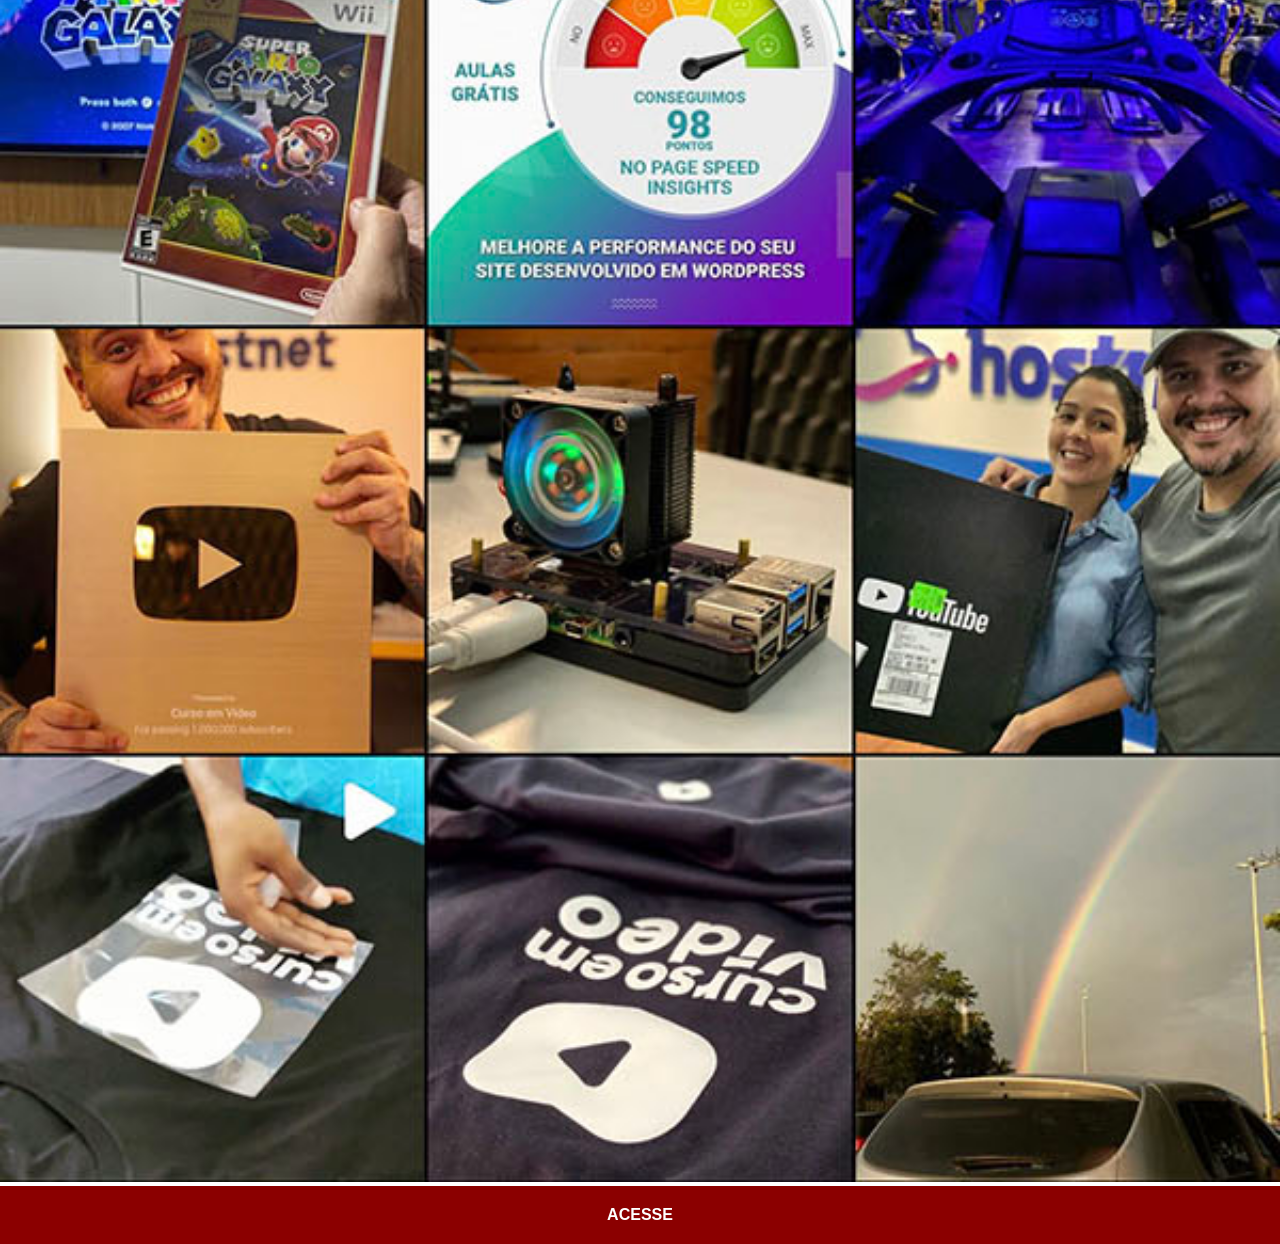
<file: instagram.html>
<!DOCTYPE html>
<html lang="pt-br">
<head>
    <meta charset="UTF-8">
    <meta name="viewport" content="width=device-width, initial-scale=1.0">
    <link rel="stylesheet" href="estilos/social.css">
    <title>Instagram</title>
</head>
<body>
    <img src="imagens/tela-instagram.jpg" alt="Instagram">
    <a href="https://www.instagram.com/gustavoguanabara/" target="_blank">ACESSE</a>
</body>
</html>
</file>
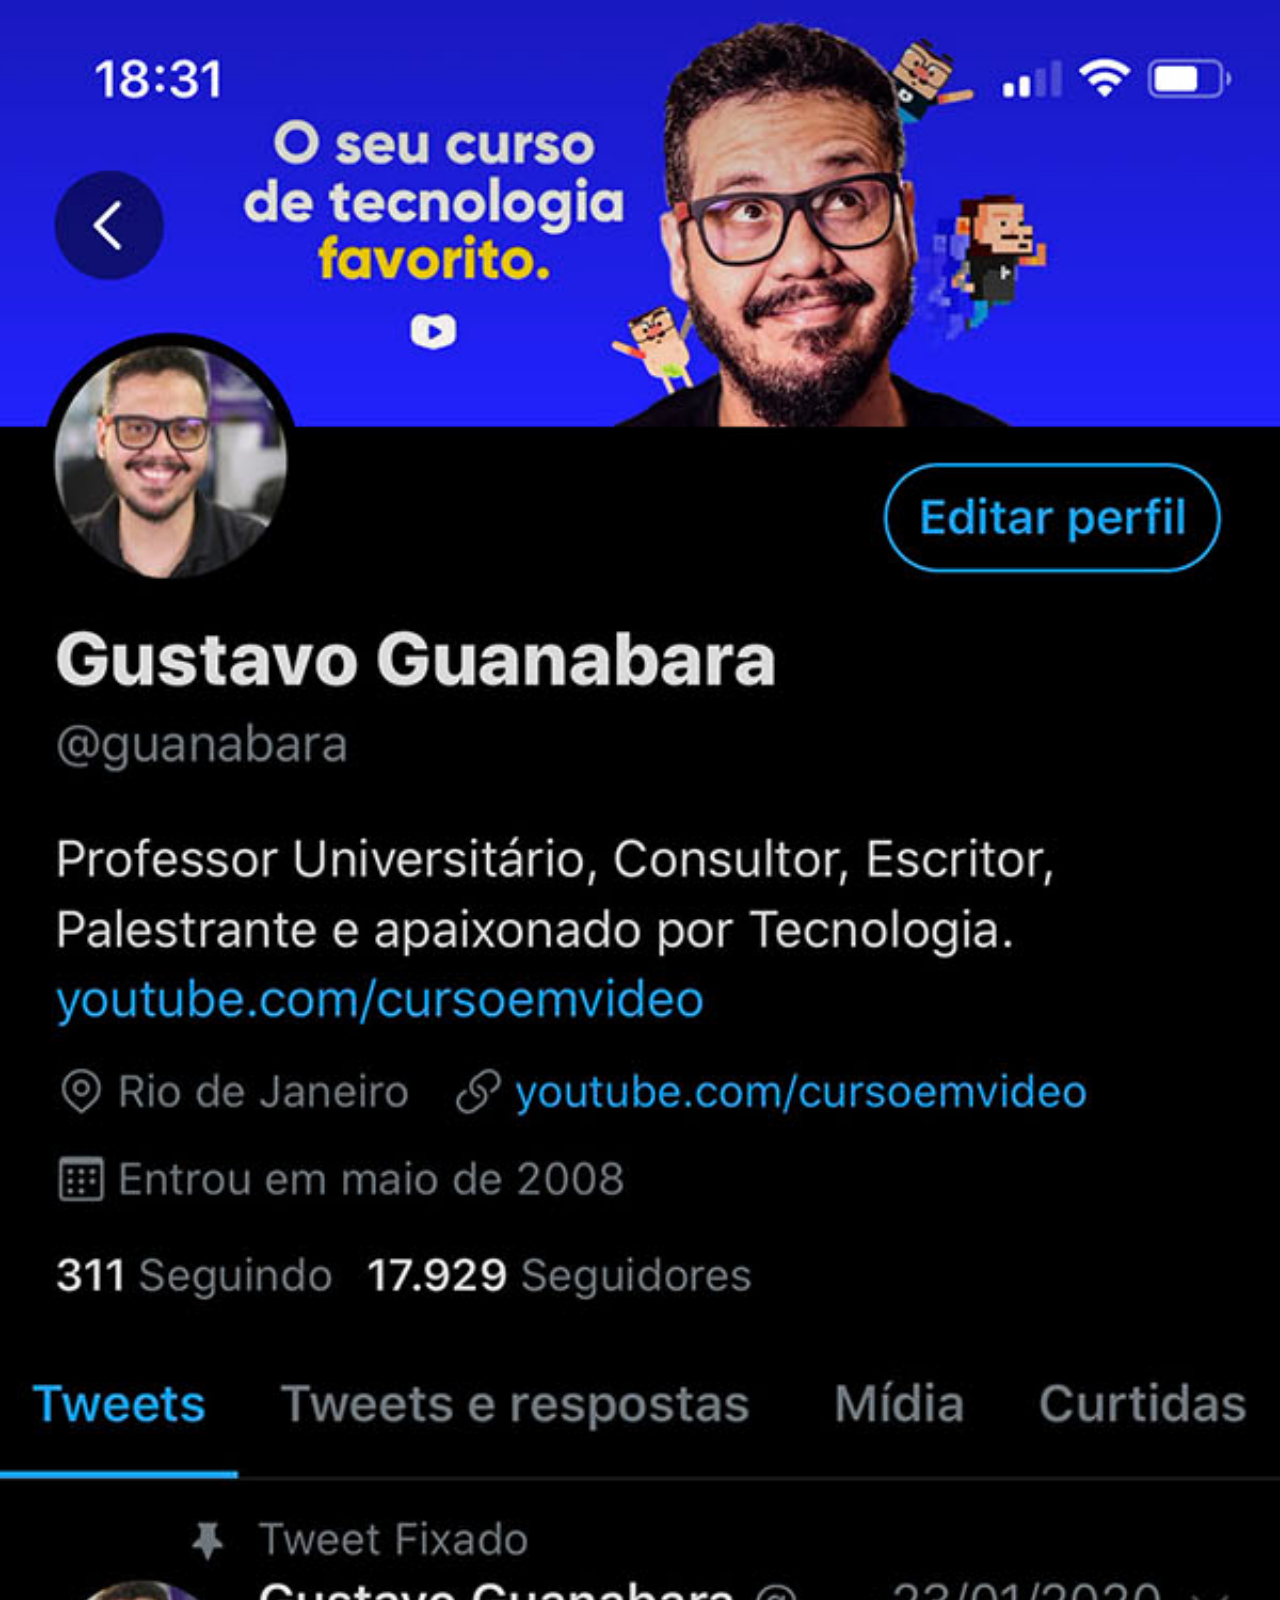
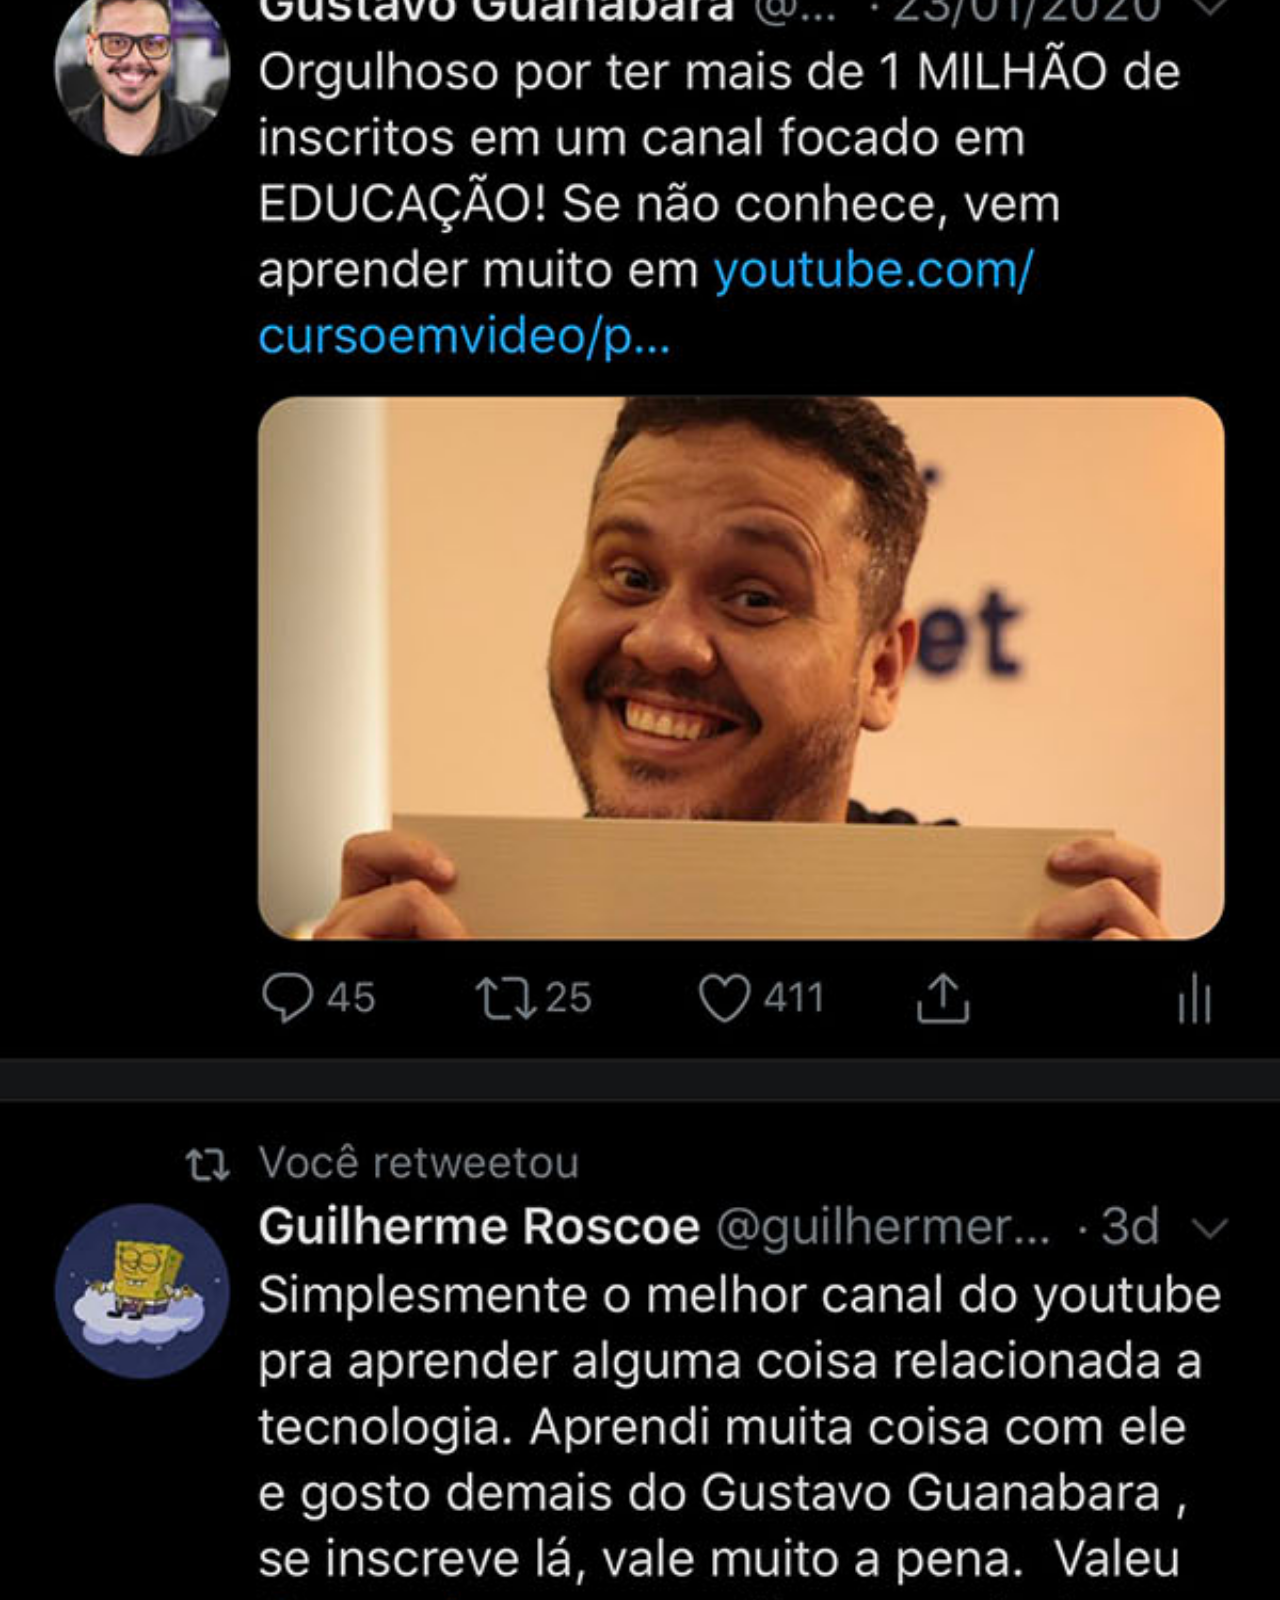
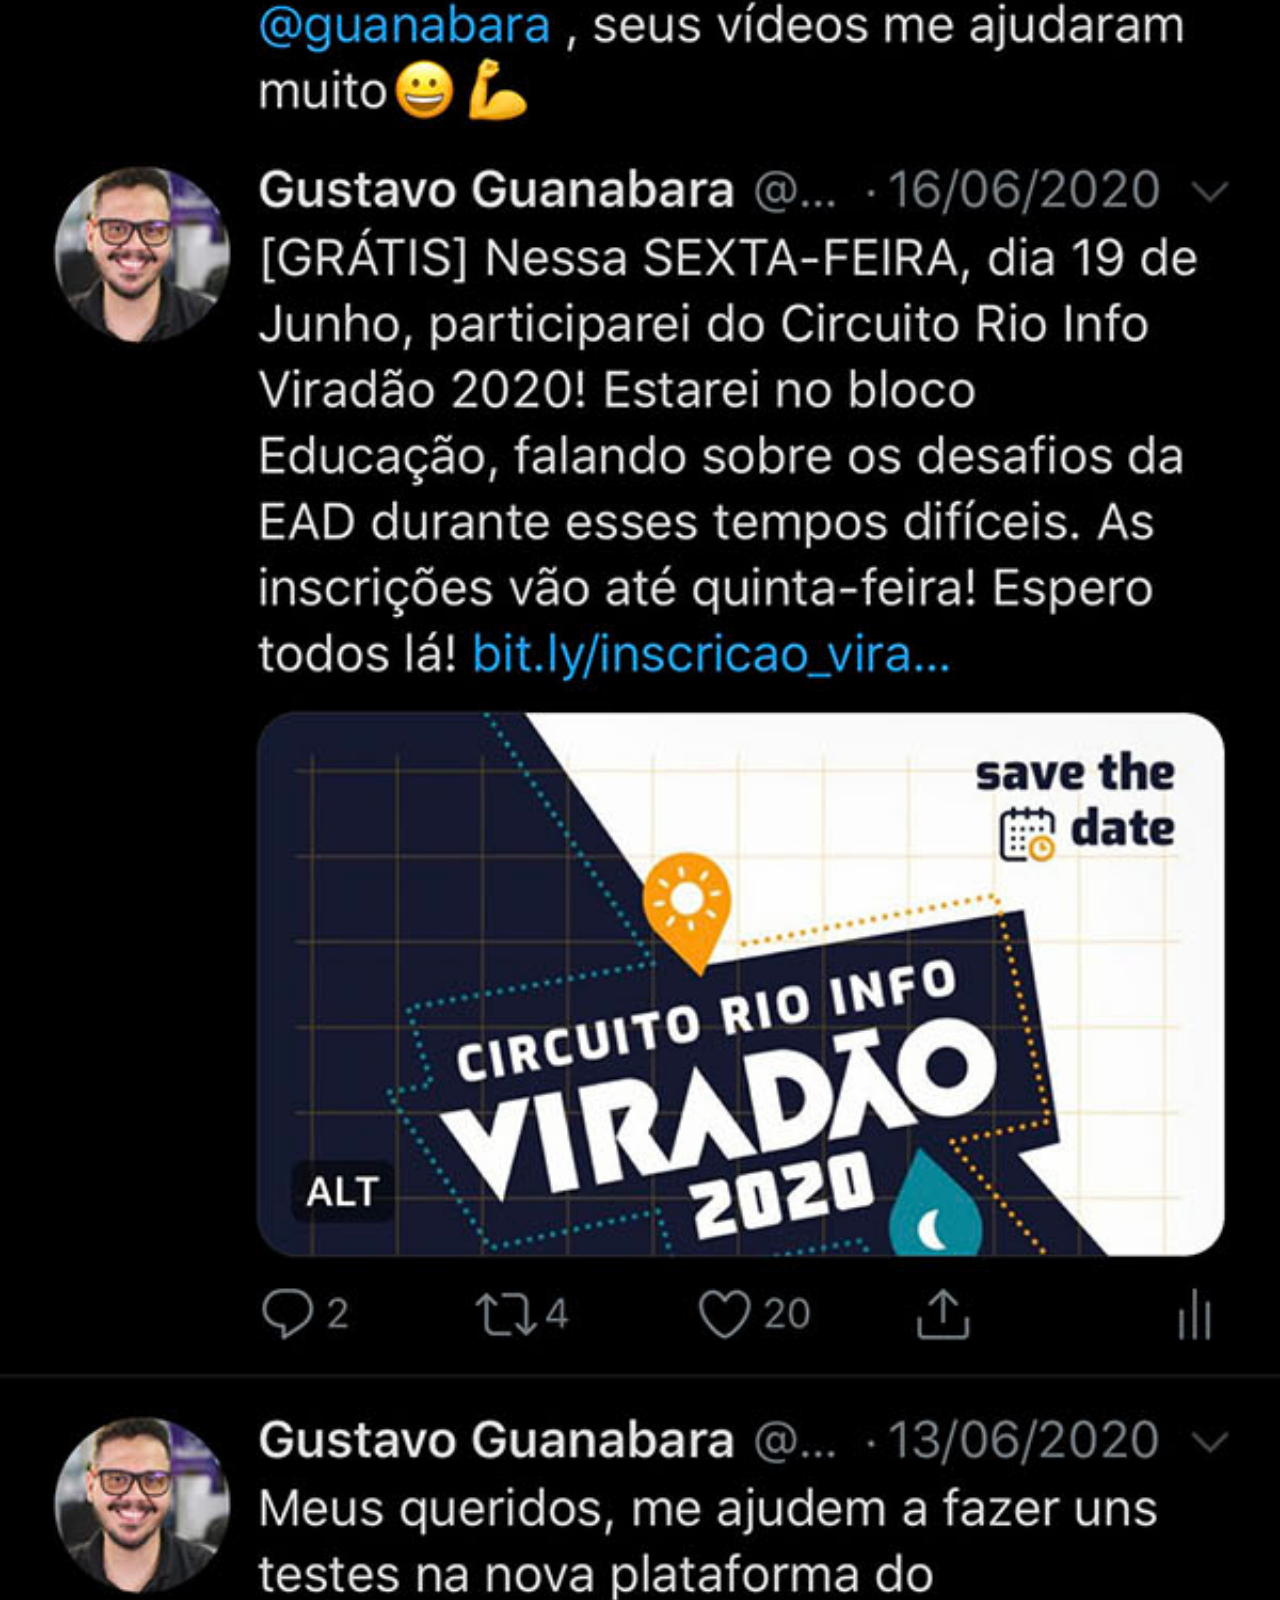
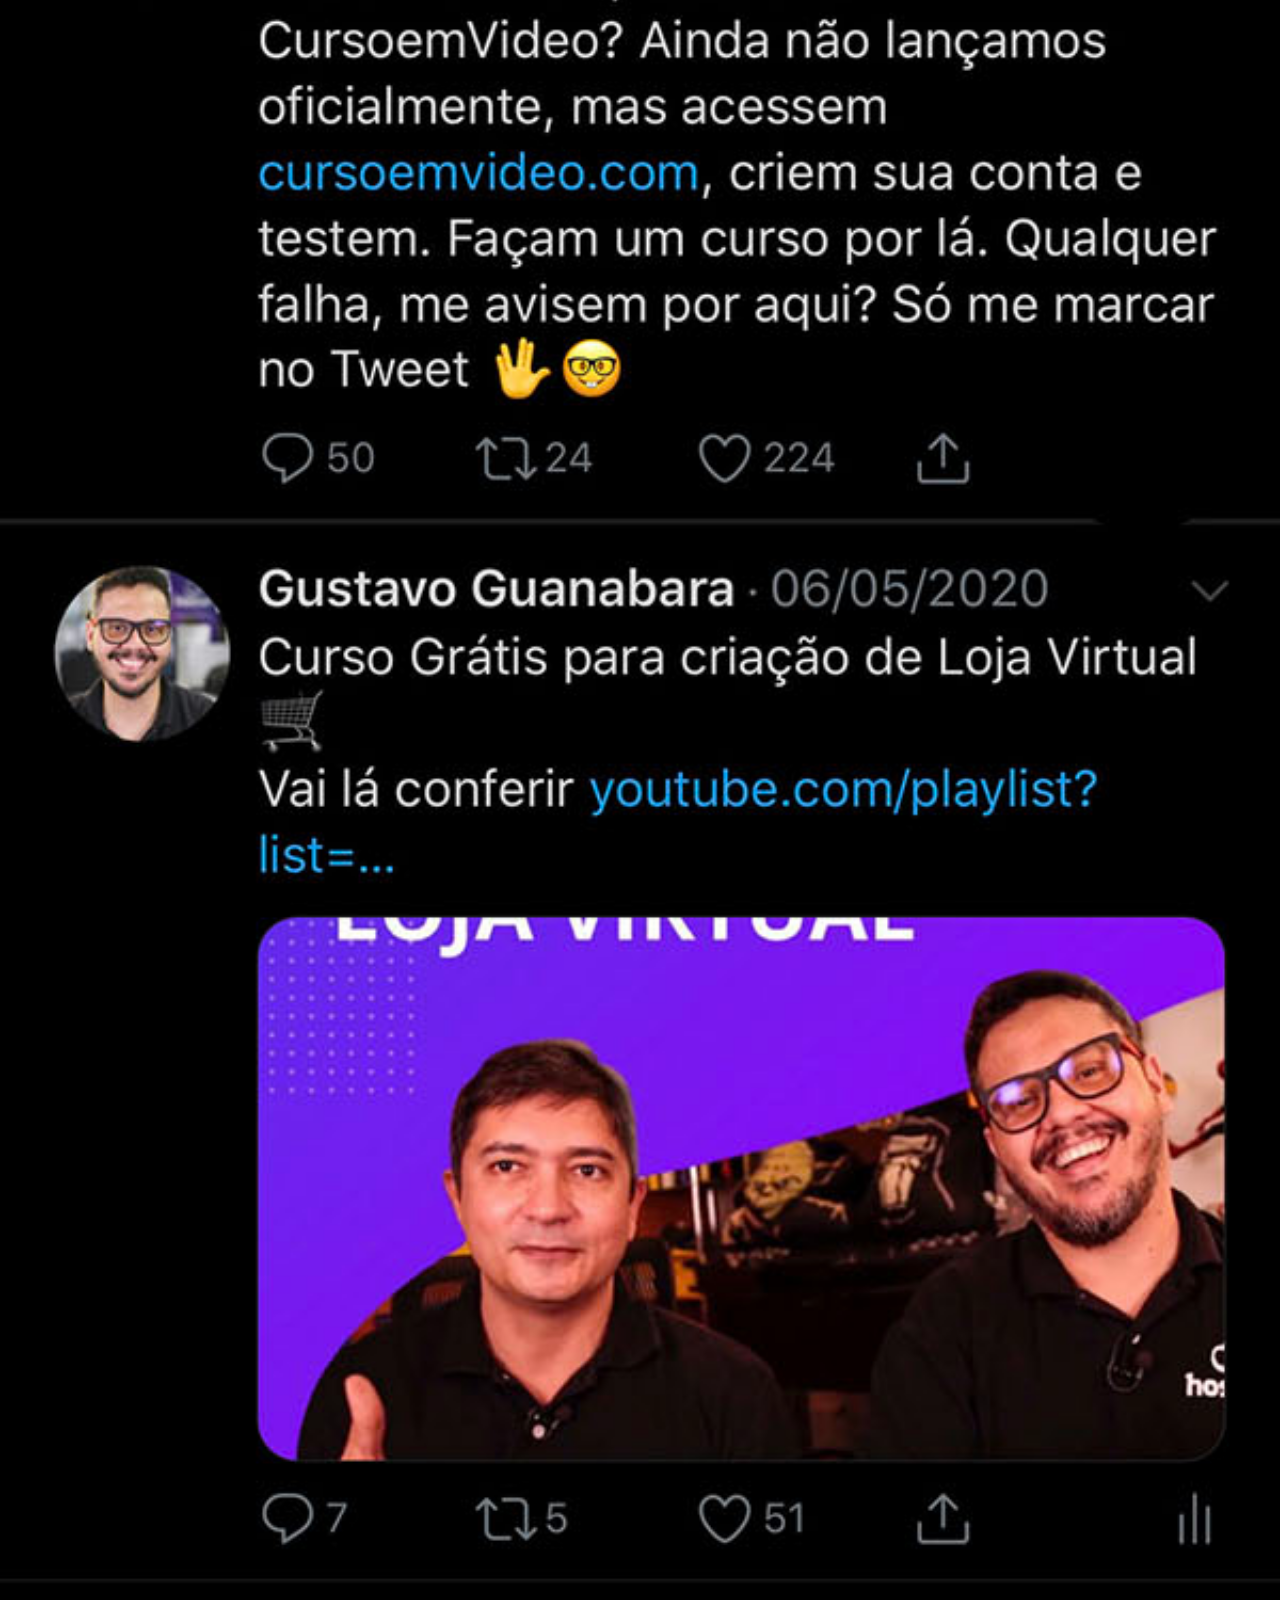
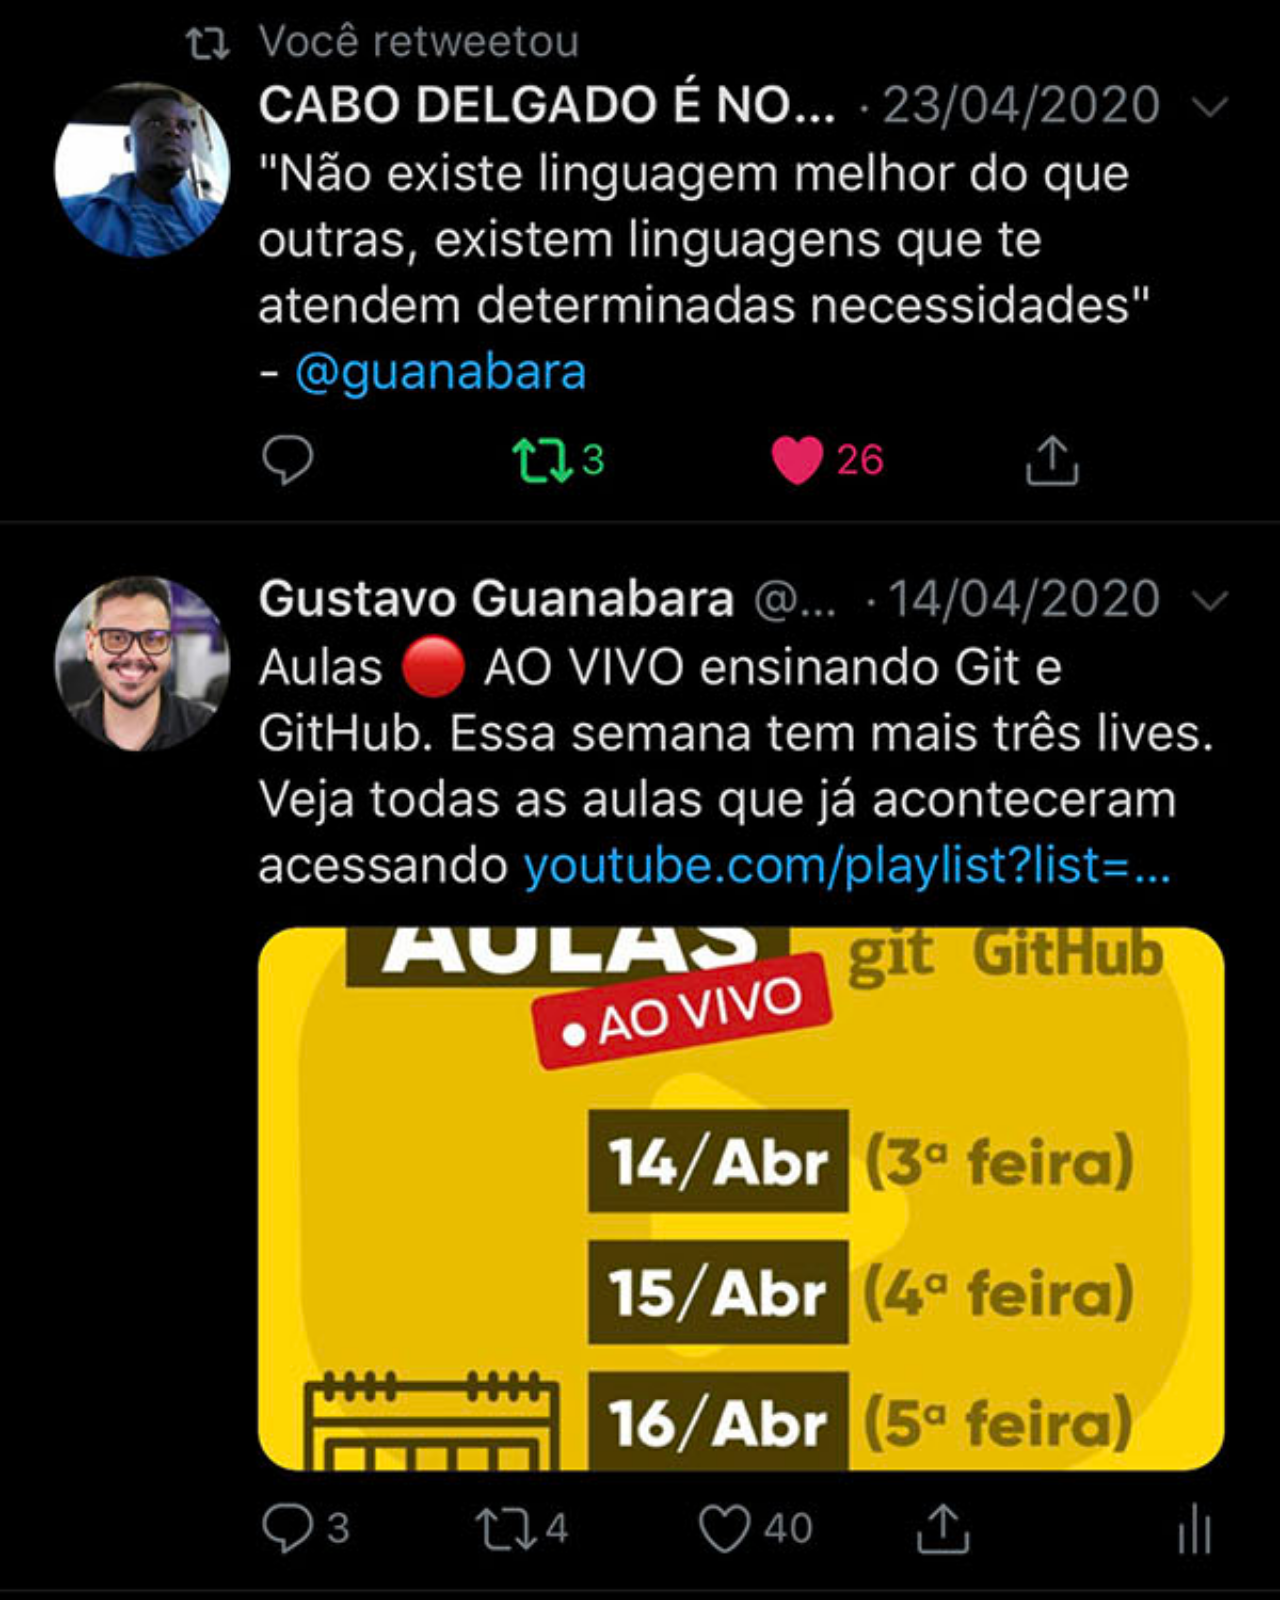
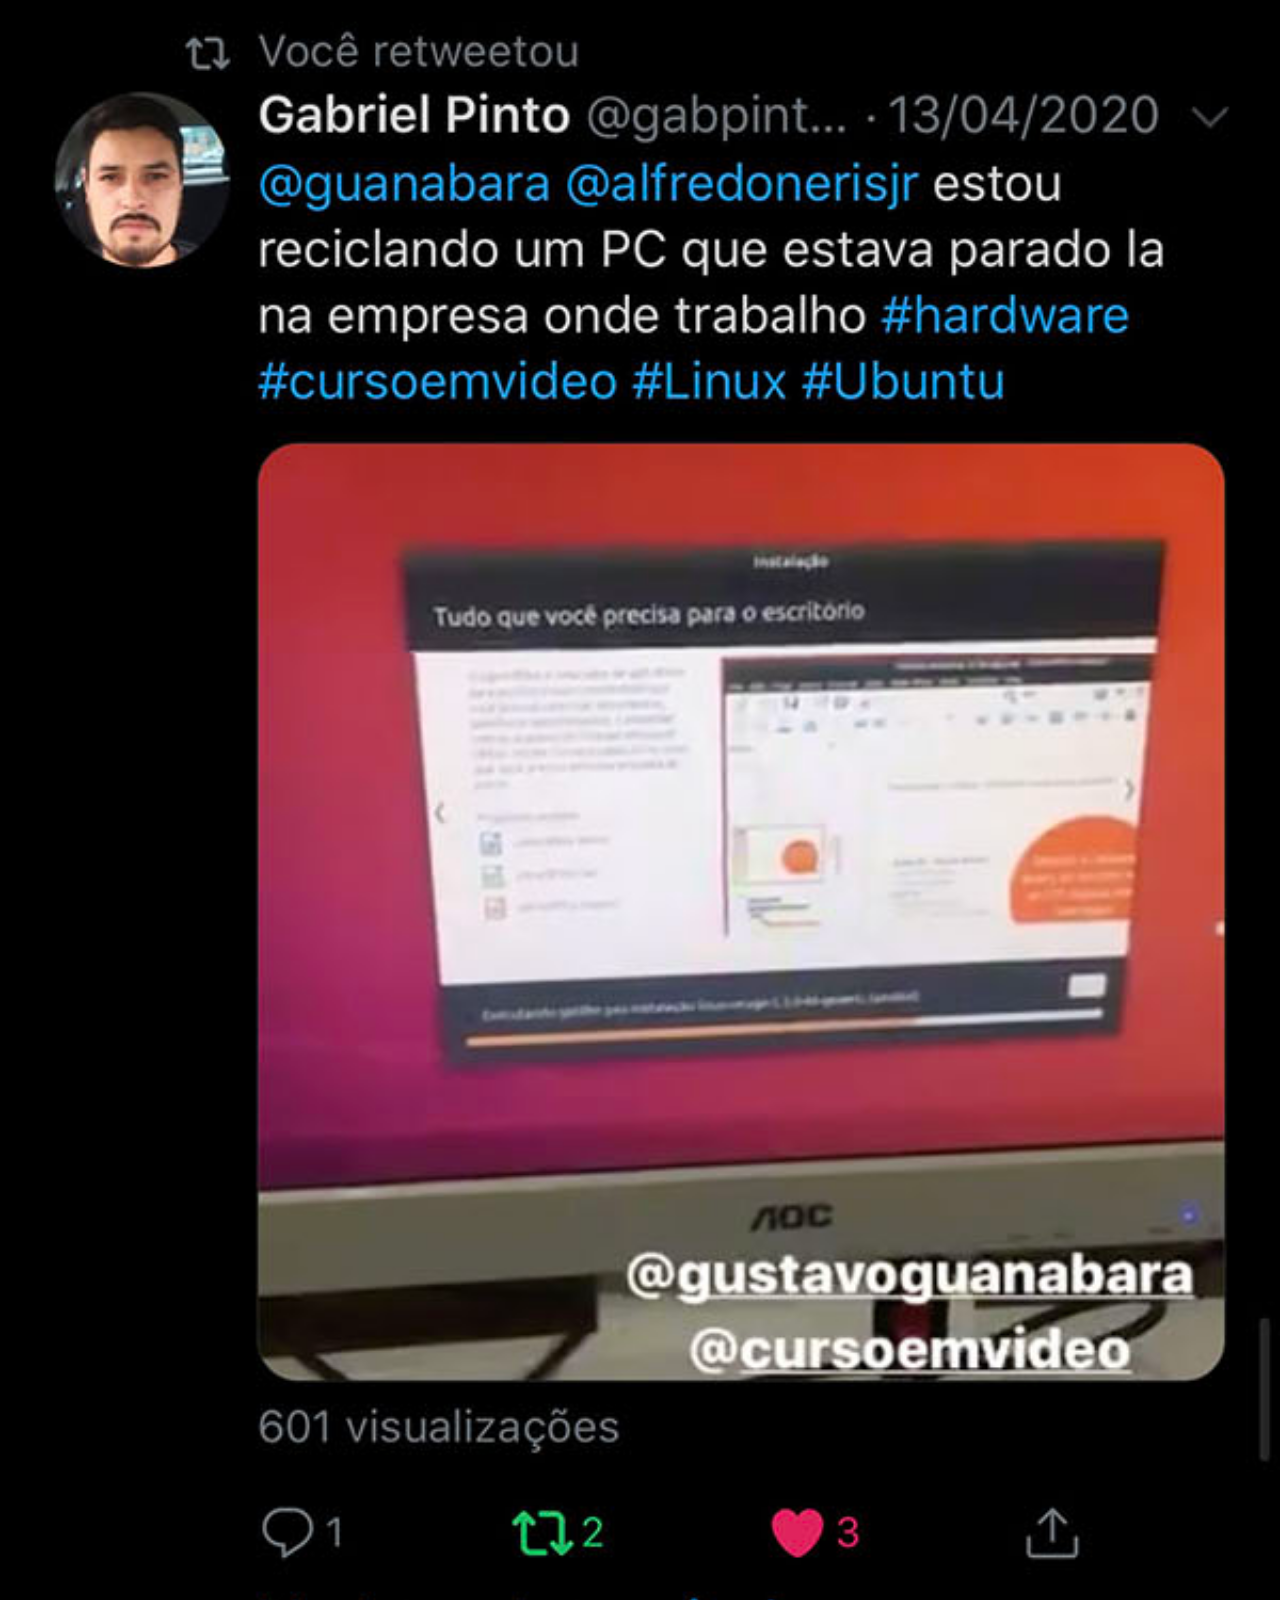
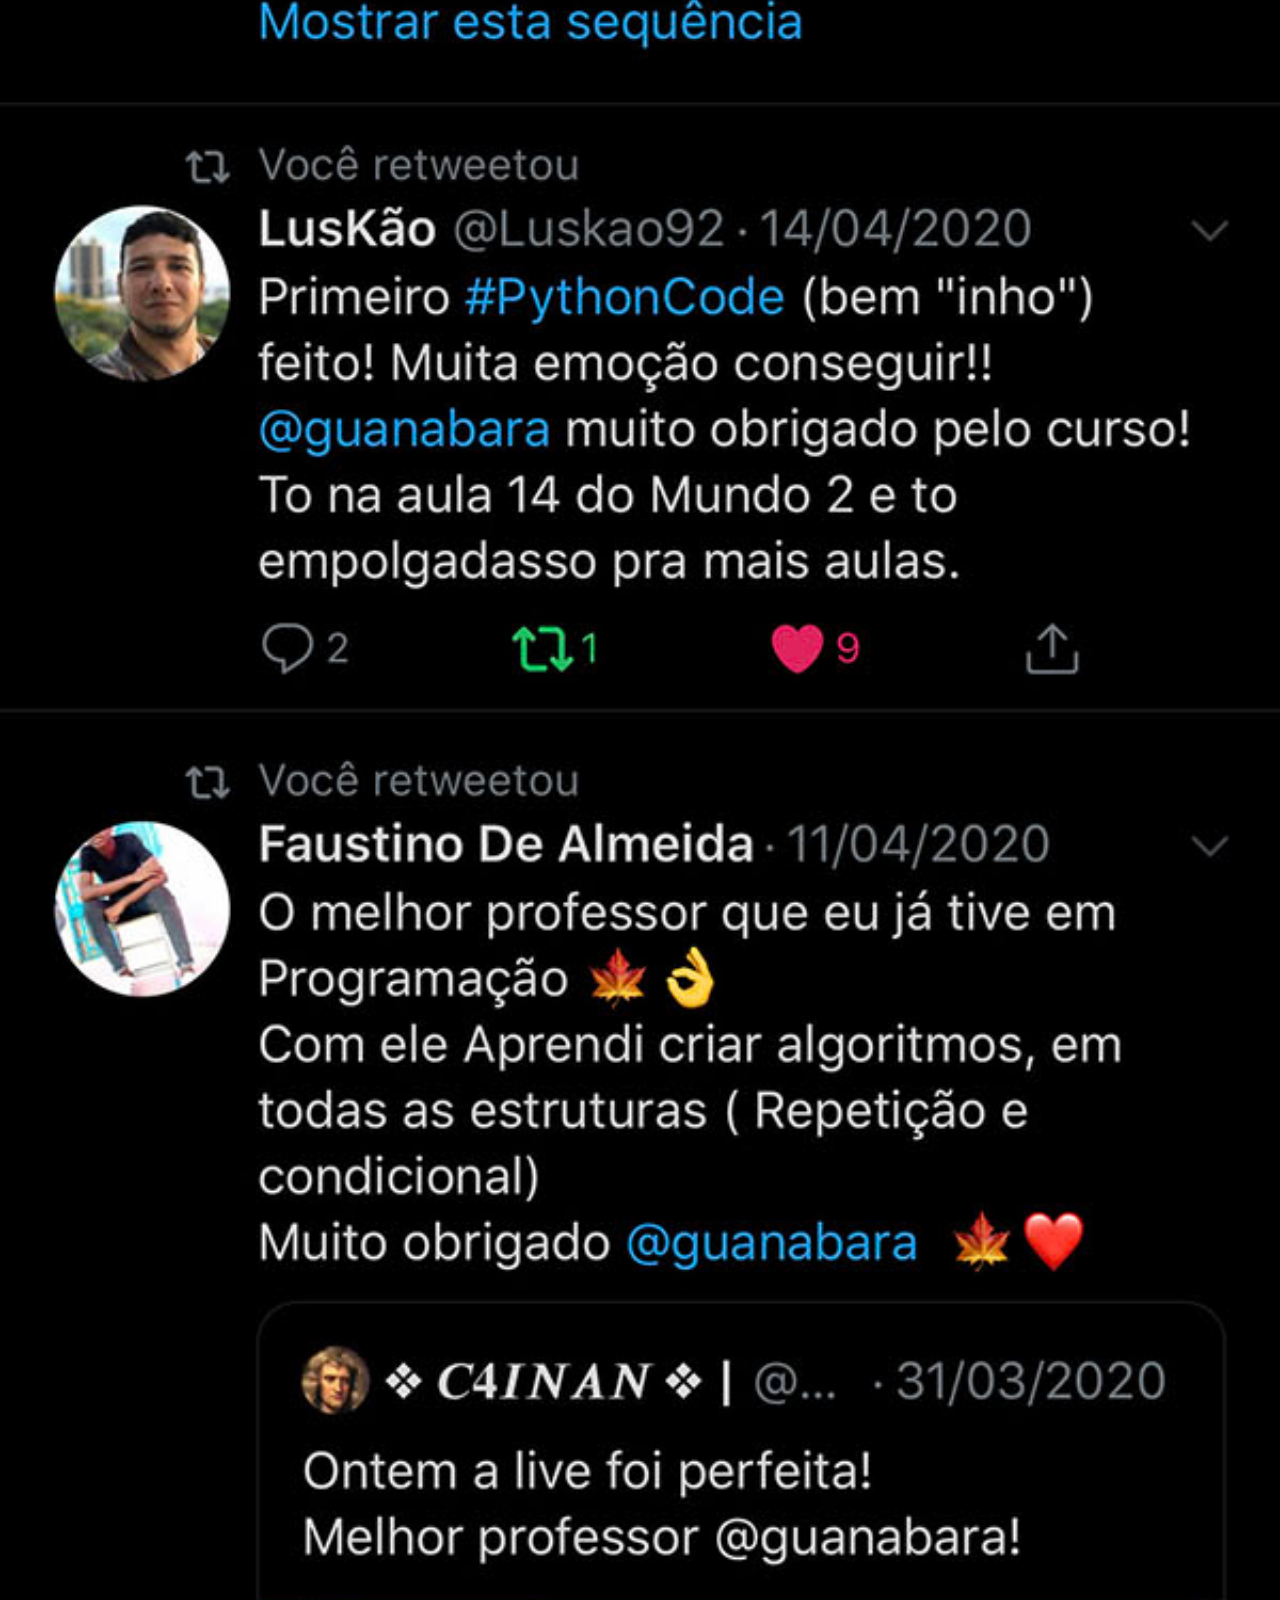
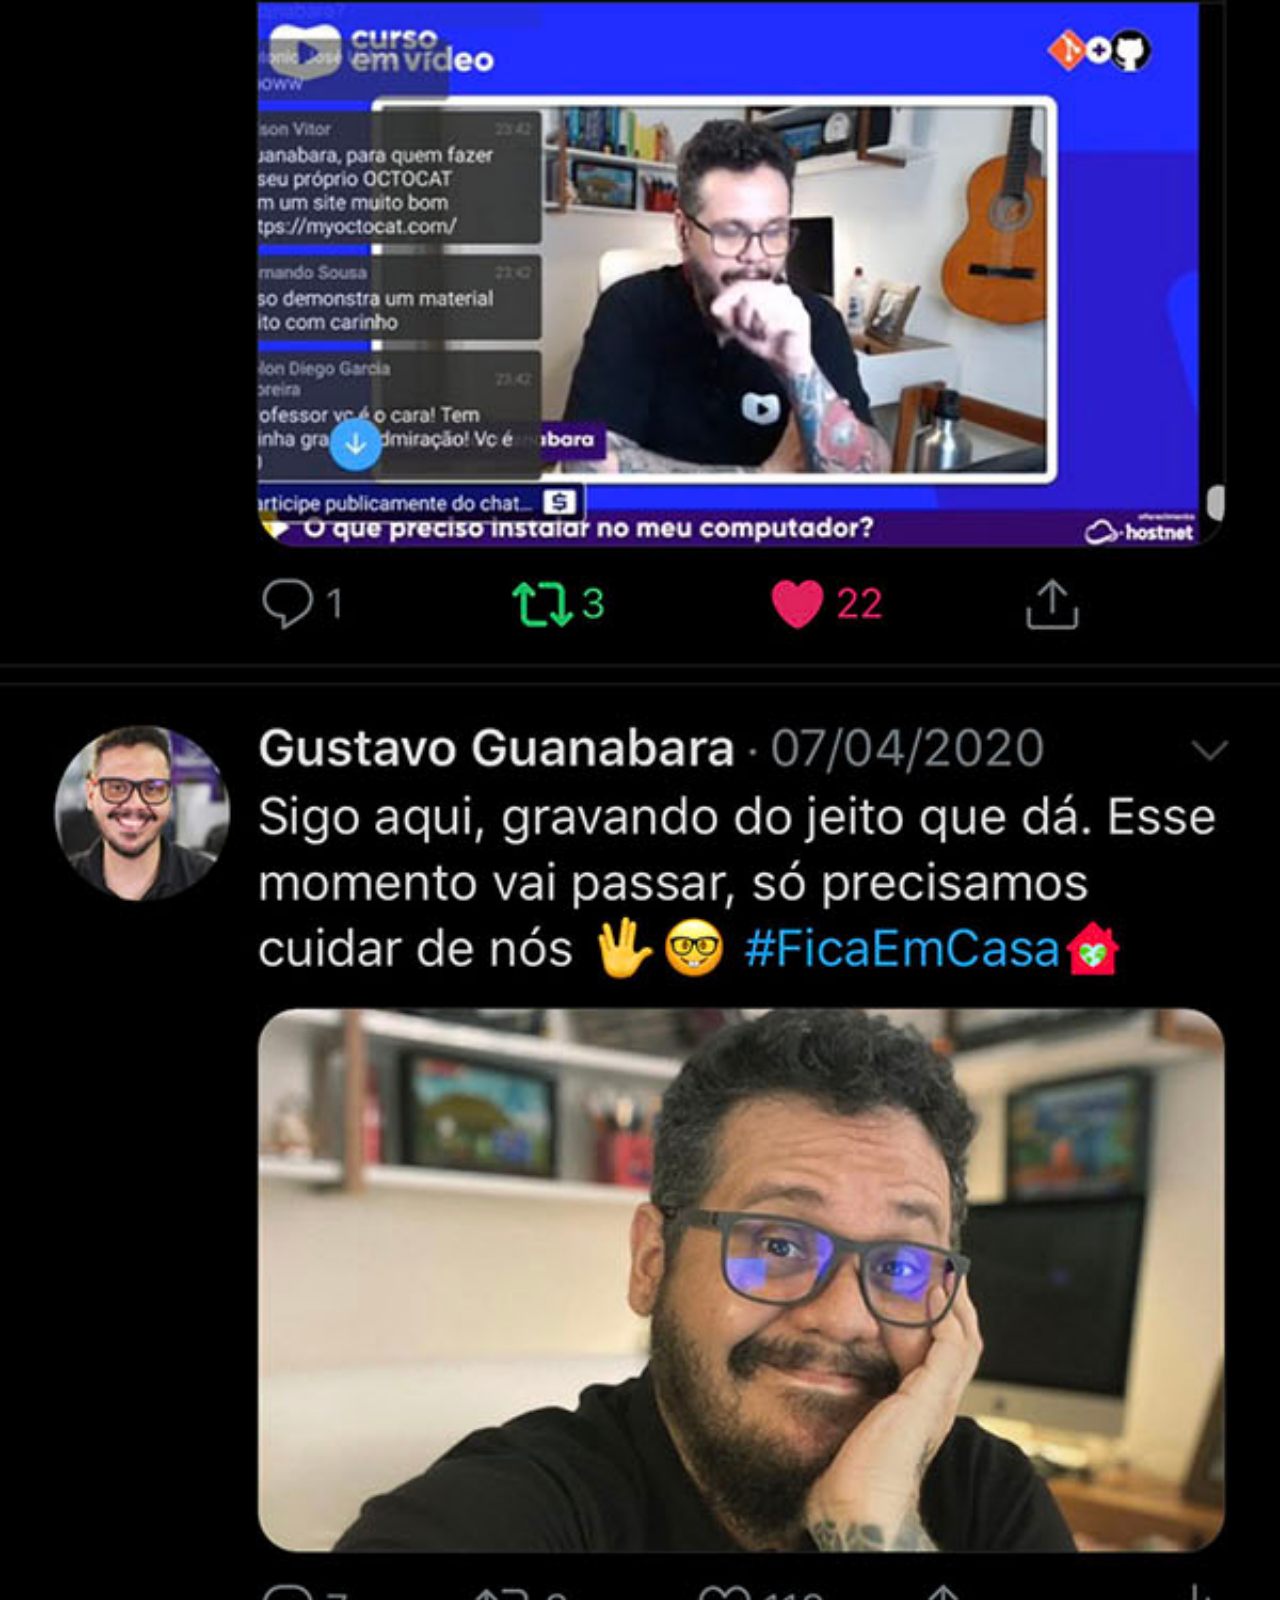
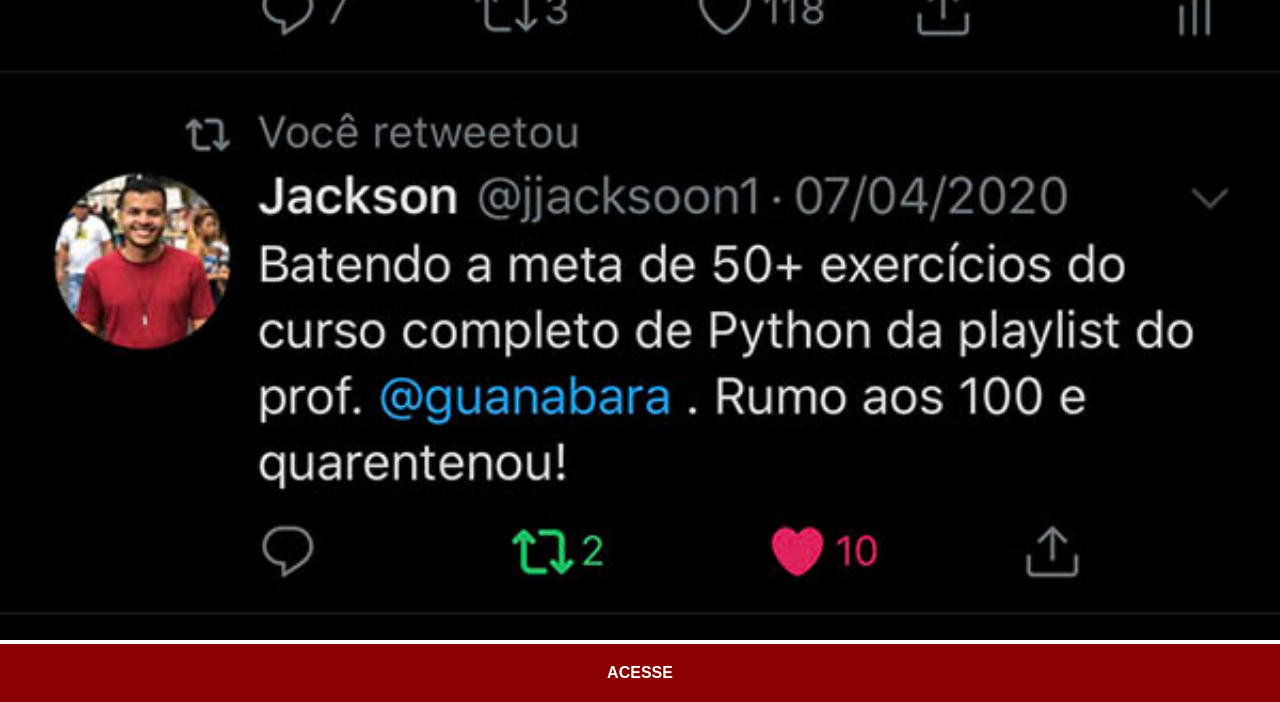
<file: twitter.html>
<!DOCTYPE html>
<html lang="pt-br">
<head>
    <meta charset="UTF-8">
    <meta name="viewport" content="width=device-width, initial-scale=1.0">
    <link rel="stylesheet" href="estilos/social.css">
    <title>Twitter</title>
</head>
<body>
    <img src="imagens/tela-twitter.jpg" alt="Twitter">
    <a href="https://x.com/guanabara" target="_blank">ACESSE</a>
</body>
</html>
</file>
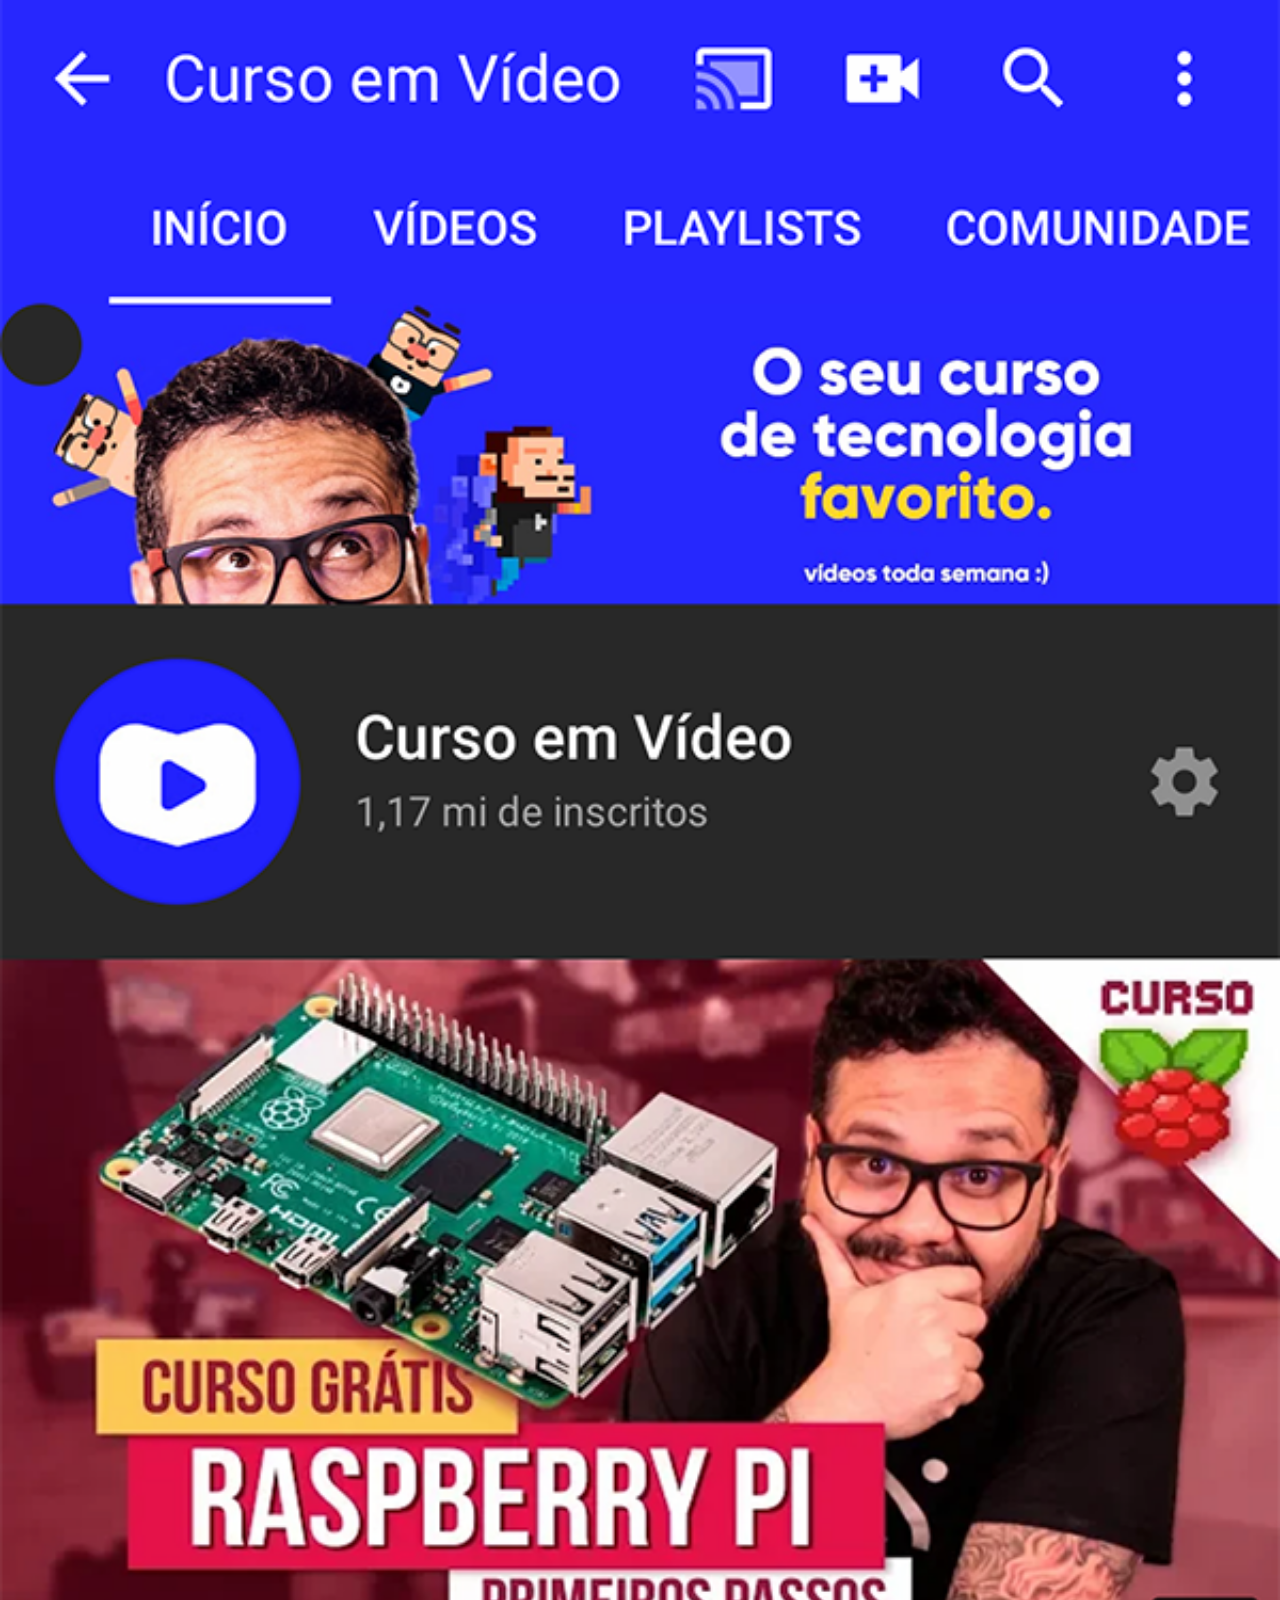
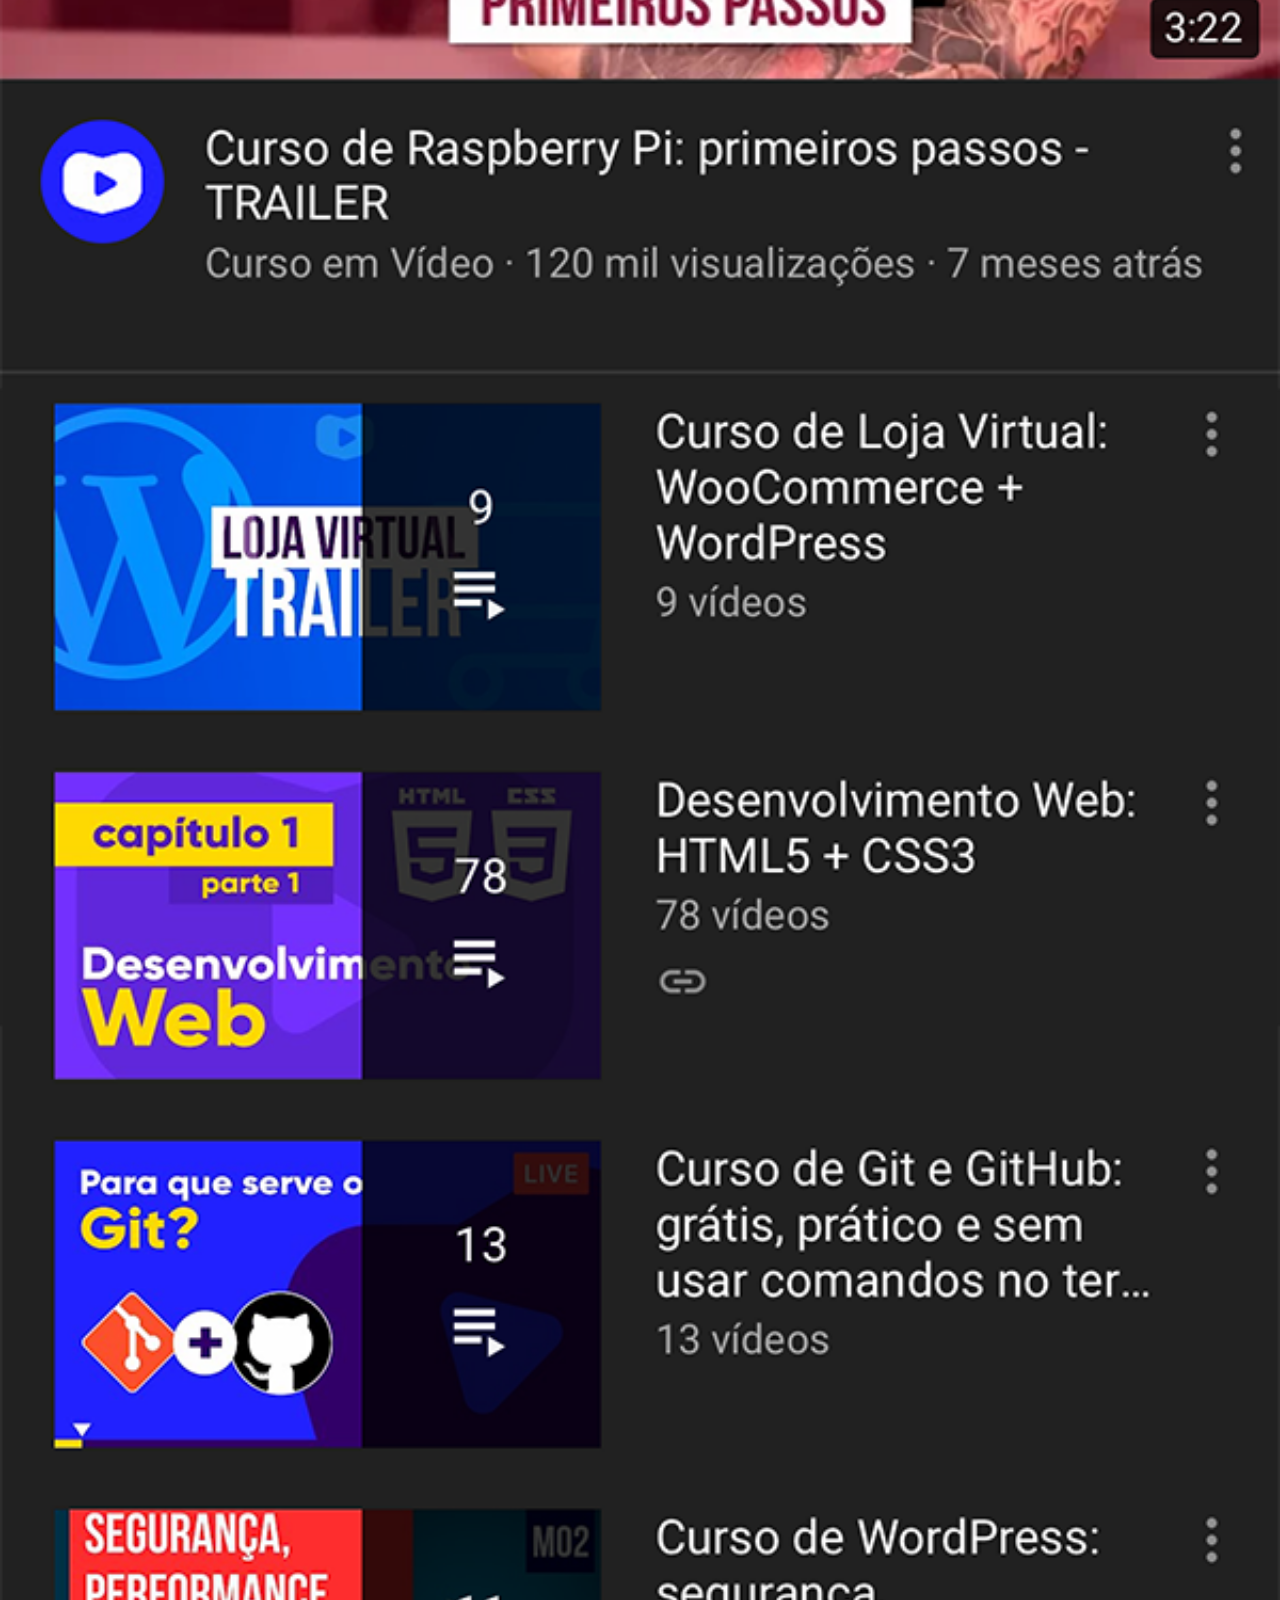
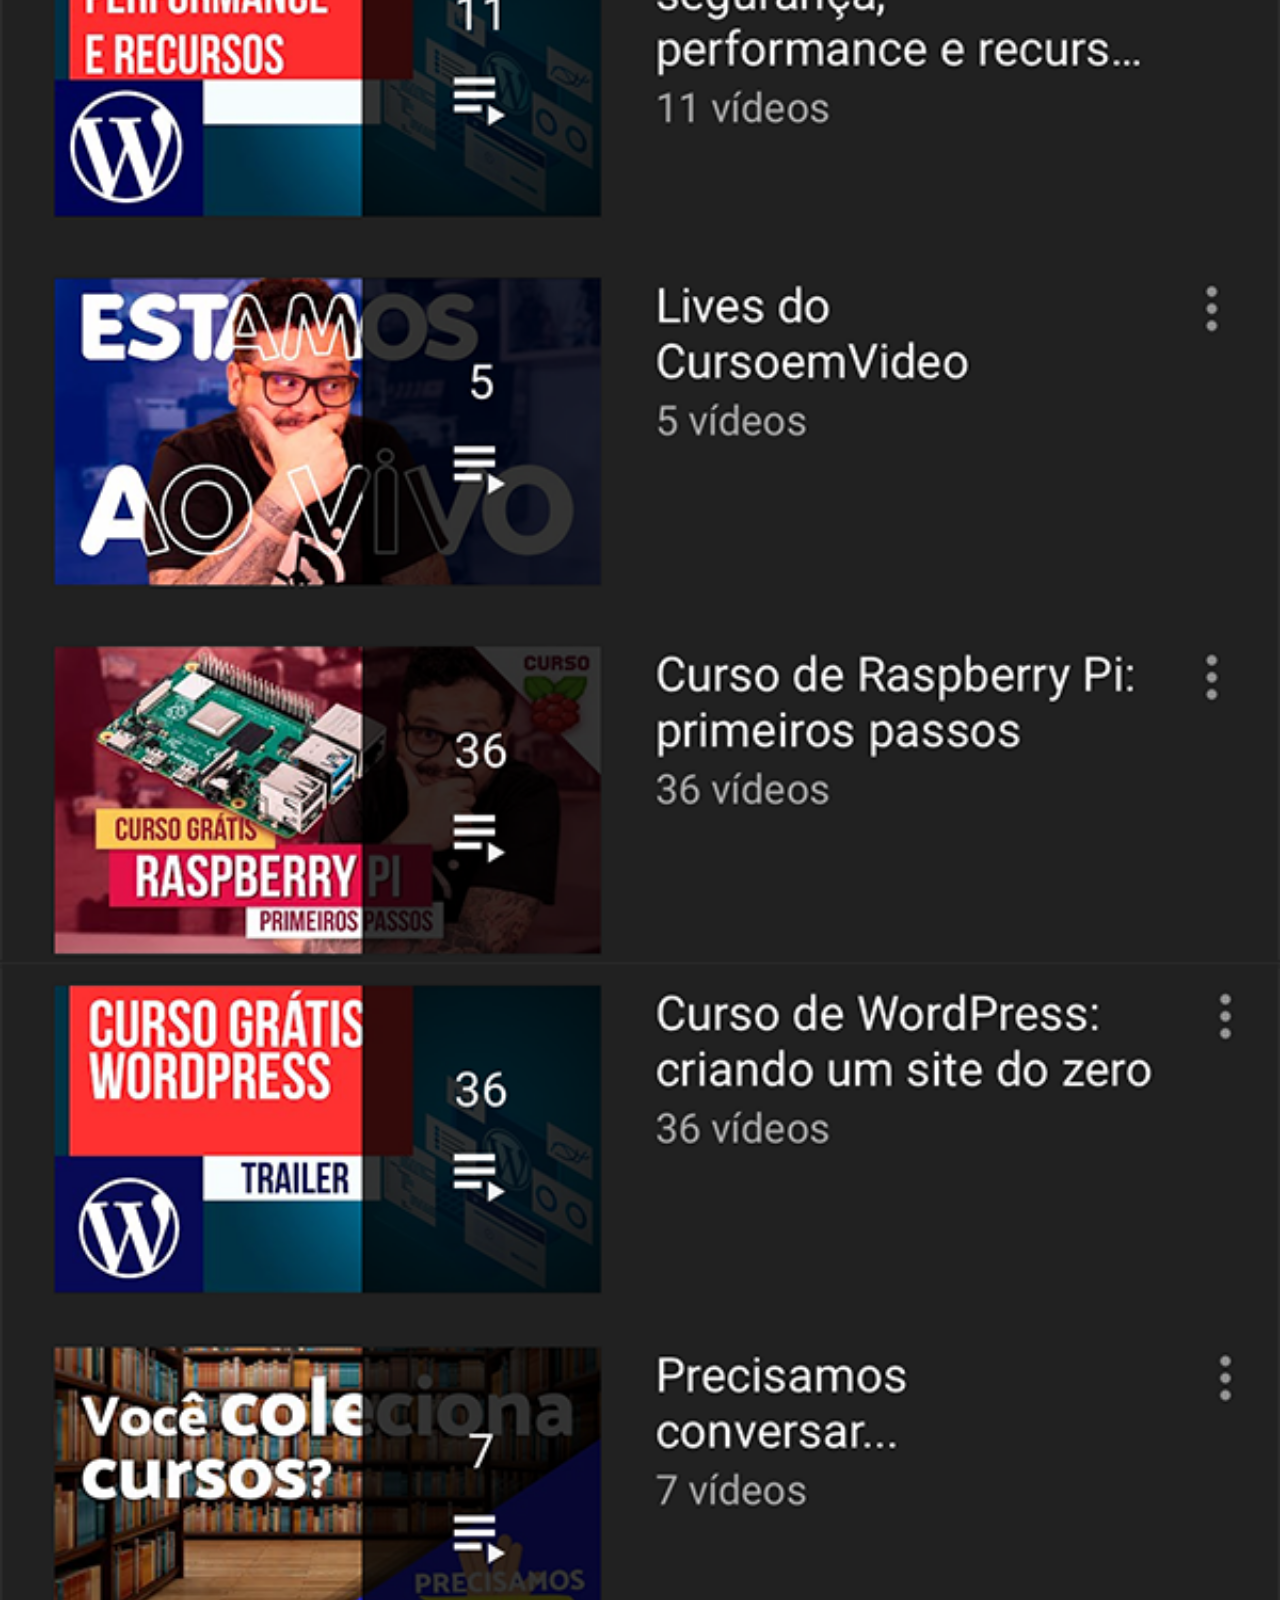
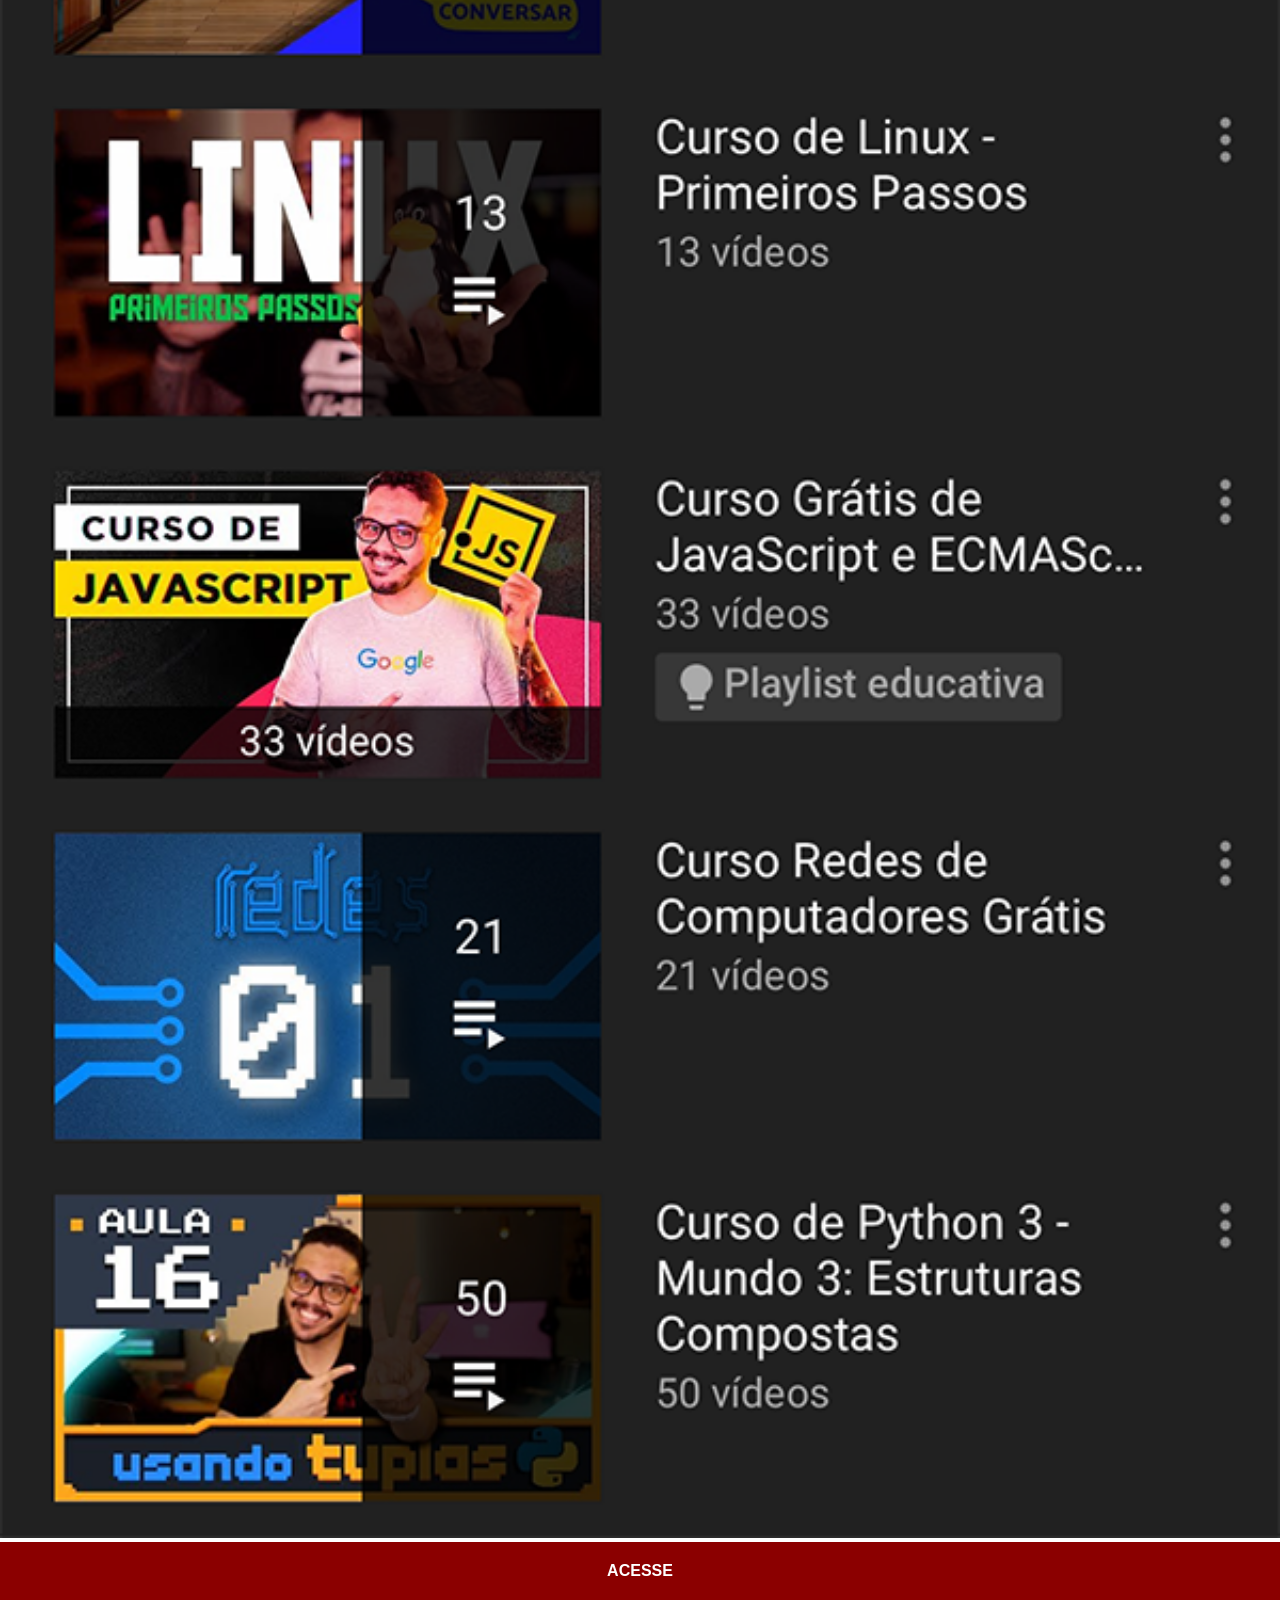
<file: youtube.html>
<!DOCTYPE html>
<html lang="pt-br">
<head>
    <meta charset="UTF-8">
    <meta name="viewport" content="width=device-width, initial-scale=1.0">
    <link rel="stylesheet" href="estilos/social.css">
    <title>YouTube</title>
</head>
<body>
    <img src="imagens/tela-youtube.png" alt="YouTube">
    <a href="https://www.youtube.com/@cursoemvideo/playlists" target="_blank">ACESSE</a>
</body>
</html>
</file>
<file: estilos/style.css>
@charset "UTF-8";

* {
    margin: 0px;
    padding: 0px;
    font-family: Arial, Helvetica, sans-serif;
}

html, body {
    height: 100vh;
    width: 100vw;
    background-color: black;
}

body {
    background: url('../imagens/fundo-madeira.jpg') no-repeat top center;
    background-size: cover;
    background-attachment: fixed;
}

main {
    position: relative;
    height: 100vh;
}

section#telefone {
    position: absolute;
    top: 50%;
    left: 50%;
    transform: translate(-50%, -50%);

    height: 627px;
    width: 311px;
    background: url('../imagens/frame-iphone.png') no-repeat;
} 

iframe#tela {
    position: relative;
    top: 80px;
    left: 22px;
    width: 267px;
    height: 471px;
}

section#redes-sociais {
    text-align: right;
}

section#redes-sociais img {
    width: 50px; 
    margin: 10px;
    border-radius: 50%;
    box-shadow: 2px 2px 5px rgba(0, 0, 0, 0.425);
    box-sizing: border-box;
}

section#redes-sociais img:hover {
    border: 2px solid rgba(255, 255, 255, 0.603);
    transform: translate(-3px, -3px);
    box-shadow: 5px 5px 10px rgba(0, 0, 0, 0.575);
    transition: transform .3s, border .2s;
}
</file>
<file: estilos/social.css>
@charset "UTF-8";

* {
    margin: 0px;
    padding: 0px;
    font-family: Arial, Helvetica, sans-serif;
}

::-webkit-scrollbar {
    width: 0px;
    height: 0px;
}

img {
    width: 100vw;
}

a {
    display: block;
    background-color: darkred;
    color: white;
    padding: 20px;
    text-align: center;
    font-weight: bolder;
    text-decoration: none;
}

a:hover {
    background-color: red;
}
</file>
